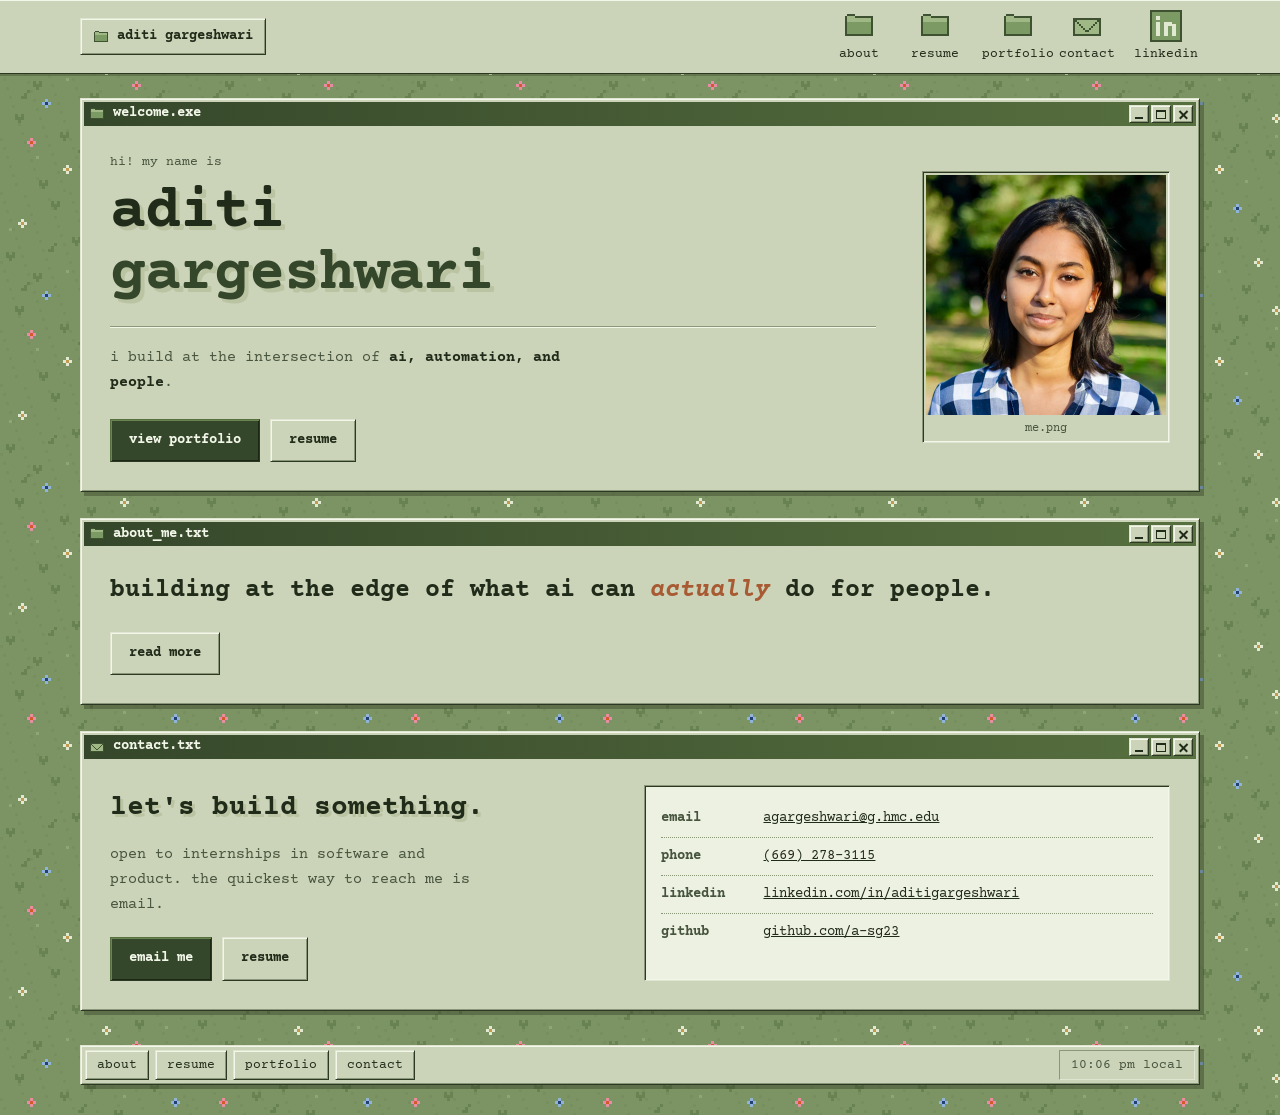
<file: index.html>
<!DOCTYPE html>
<html lang="en">
<head>
<meta charset="UTF-8">
<meta name="viewport" content="width=device-width, initial-scale=1.0">
<title>Aditi Gargeshwari — CS &amp; Mathematics, Harvey Mudd College</title>
<meta name="description" content="Aditi Gargeshwari — computer science and mathematics at Harvey Mudd College. Building at the intersection of AI, automation, and people.">
<link rel="icon" href="assets/img/icon-folder.png">
<link rel="preconnect" href="https://fonts.googleapis.com">
<link rel="preconnect" href="https://fonts.gstatic.com" crossorigin>
<link href="https://fonts.googleapis.com/css2?family=Courier+Prime:ital,wght@0,400;0,700;1,400;1,700&display=swap" rel="stylesheet">
<link rel="stylesheet" href="assets/css/site.css">
<script>document.documentElement.classList.add('js');</script>
</head>
<body>

<a class="skip-link" href="#main">skip to content</a>

<!-- =========================== NAV =========================== -->
<header class="nav">
  <div class="nav__inner">
    <a class="brand" href="index.html">
      <img src="assets/img/icon-folder.png" alt="" width="16" height="16">
      <span>aditi gargeshwari</span>
    </a>

    <nav aria-label="Primary">
      <ul class="dock">
        <li><a href="about.html"><img src="assets/img/icon-folder.png" alt="" width="32" height="32"><span>about</span></a></li>
        <li><a href="resume.html"><img src="assets/img/icon-folder.png" alt="" width="32" height="32"><span>resume</span></a></li>
        <li><a href="portfolio.html"><img src="assets/img/icon-folder.png" alt="" width="32" height="32"><span>portfolio</span></a></li>
        <li><a href="#contact"><img src="assets/img/icon-envelope.png" alt="" width="32" height="32"><span>contact</span></a></li>
        <li><a href="https://www.linkedin.com/in/aditigargeshwari" target="_blank" rel="noopener"><img src="assets/img/icon-linkedin.png" alt="" width="32" height="32"><span>linkedin</span></a></li>
      </ul>
    </nav>
  </div>
</header>

<main class="desktop" id="main">

  <!-- =========================== HERO =========================== -->
  <section class="win reveal">
    <div class="win__bar">
      <img src="assets/img/icon-folder.png" alt="" width="16" height="16">
      <span class="win__name">welcome.exe</span>
      <span class="win__ctrls" aria-hidden="true">
        <span class="win__btn win__btn--min"><i></i></span>
        <span class="win__btn win__btn--max"><i></i></span>
        <span class="win__btn win__btn--close"><i></i></span>
      </span>
    </div>

    <div class="win__body">
      <div class="hero__grid">
        <div>
          <p class="hero__hi">hi! my name is</p>
          <h1 class="hero__name">aditi<span>gargeshwari</span></h1>
          <hr class="hero__rule">
          <p class="hero__desc">
            i build at the intersection of <b>ai, automation, and people</b>.
          </p>
          <div class="hero__cta">
            <a class="btn btn--go" href="portfolio.html">view portfolio</a>
            <a class="btn" href="resume.html">resume</a>
          </div>
        </div>

        <!-- headshot: replace assets/img/me.png with your photo, any square-ish crop -->
        <figure class="headshot">
          <img src="assets/img/me.png" alt="Aditi Gargeshwari" width="240" height="240">
          <figcaption>me.png</figcaption>
        </figure>
      </div>
    </div>
  </section>

  <!-- =========================== ABOUT =========================== -->
  <section class="win reveal">
    <div class="win__bar">
      <img src="assets/img/icon-folder.png" alt="" width="16" height="16">
      <span class="win__name">about_me.txt</span>
      <span class="win__ctrls" aria-hidden="true">
        <span class="win__btn win__btn--min"><i></i></span>
        <span class="win__btn win__btn--max"><i></i></span>
        <span class="win__btn win__btn--close"><i></i></span>
      </span>
    </div>

    <div class="win__body">
      <p class="about__quote">building at the edge of what ai can <em>actually</em> do for people.</p>
      <div class="about__cta"><a class="btn" href="about.html">read more</a></div>
    </div>
  </section>

  <!-- =========================== CONTACT =========================== -->
  <section class="win reveal" id="contact">
    <div class="win__bar">
      <img src="assets/img/icon-envelope.png" alt="" width="16" height="16">
      <span class="win__name">contact.txt</span>
      <span class="win__ctrls" aria-hidden="true">
        <span class="win__btn win__btn--min"><i></i></span>
        <span class="win__btn win__btn--max"><i></i></span>
        <span class="win__btn win__btn--close"><i></i></span>
      </span>
    </div>

    <div class="win__body">
      <div class="contact">
        <div>
          <h2>let's build something.</h2>
          <p>open to internships in software and product. the quickest way to reach me is email.</p>
          <div class="contact__cta">
            <a class="btn btn--go" href="mailto:agargeshwari@g.hmc.edu">email me</a>
            <a class="btn" href="resume.html">resume</a>
          </div>
        </div>

        <ul class="fields">
          <li><b>email</b><a href="mailto:agargeshwari@g.hmc.edu">agargeshwari@g.hmc.edu</a></li>
          <li><b>phone</b><a href="tel:+16692783115">(669) 278-3115</a></li>
          <li><b>linkedin</b><a href="https://www.linkedin.com/in/aditigargeshwari" target="_blank" rel="noopener">linkedin.com/in/aditigargeshwari</a></li>
          <li><b>github</b><a href="https://github.com/A-SG23" target="_blank" rel="noopener">github.com/A-SG23</a></li>
        </ul>
      </div>
    </div>
  </section>

</main>

<!-- =========================== TASKBAR =========================== -->
<footer class="taskbar">
  <div class="taskbar__inner">
    <a href="about.html">about</a>
    <a href="resume.html">resume</a>
    <a href="portfolio.html">portfolio</a>
    <a href="#contact">contact</a>
    <span class="taskbar__clock" data-clock>© 2026</span>
  </div>
</footer>

<script src="assets/js/site.js"></script>
</body>
</html>
</file>
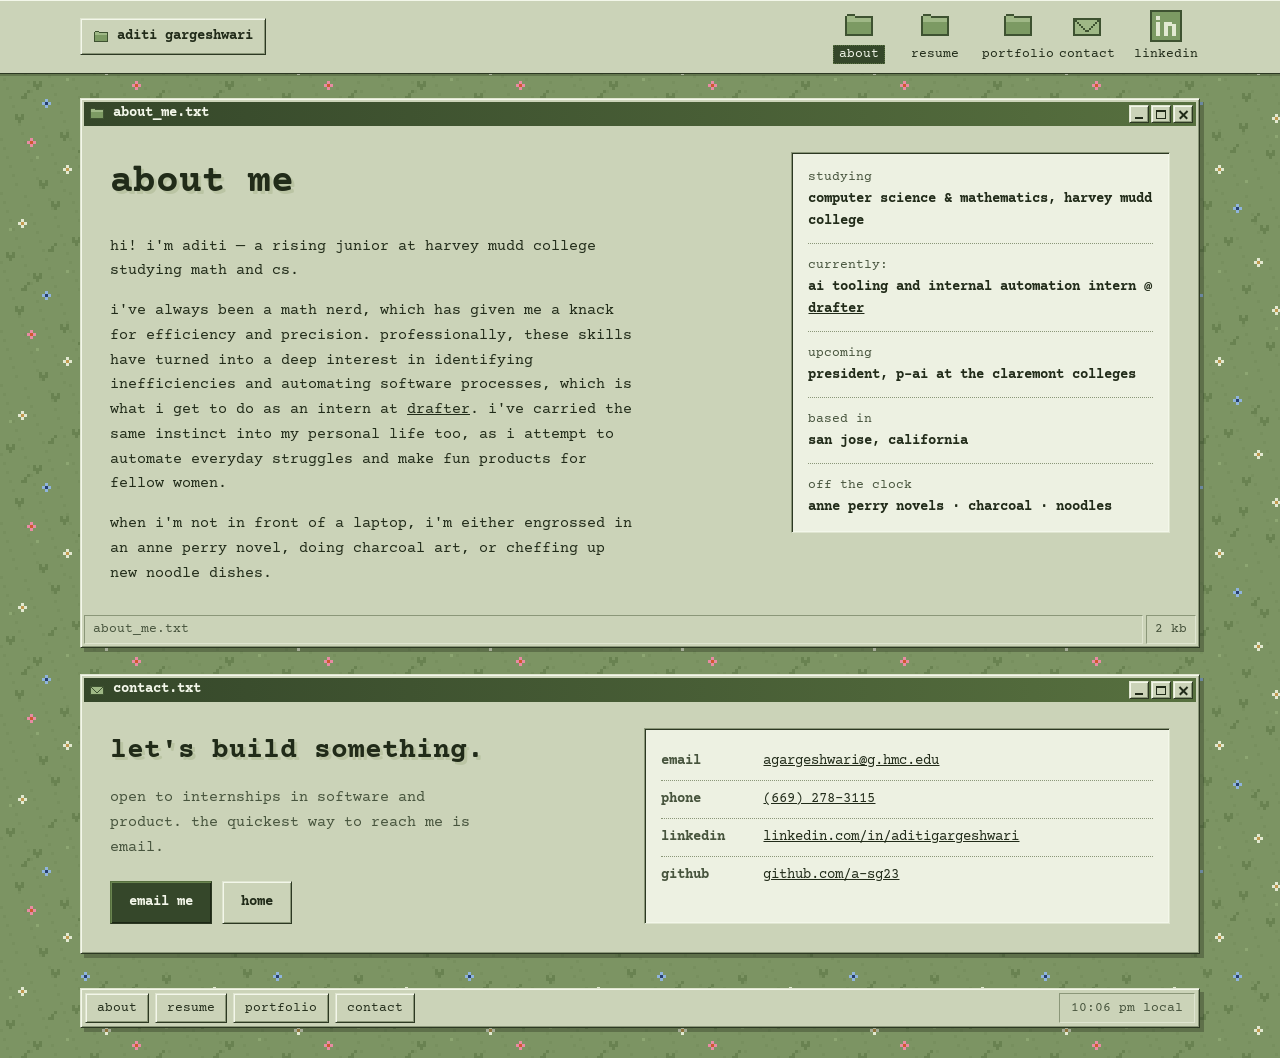
<file: about.html>
<!DOCTYPE html>
<html lang="en">
<head>
<meta charset="UTF-8">
<meta name="viewport" content="width=device-width, initial-scale=1.0">
<title>About — Aditi Gargeshwari</title>
<meta name="description" content="About Aditi Gargeshwari — computer science and mathematics at Harvey Mudd College.">
<link rel="icon" href="assets/img/icon-folder.png">
<link rel="preconnect" href="https://fonts.googleapis.com">
<link rel="preconnect" href="https://fonts.gstatic.com" crossorigin>
<link href="https://fonts.googleapis.com/css2?family=Courier+Prime:ital,wght@0,400;0,700;1,400;1,700&display=swap" rel="stylesheet">
<link rel="stylesheet" href="assets/css/site.css">
<script>document.documentElement.classList.add('js');</script>
</head>
<body>

<a class="skip-link" href="#main">skip to content</a>

<!-- =========================== NAV =========================== -->
<header class="nav">
  <div class="nav__inner">
    <a class="brand" href="index.html">
      <img src="assets/img/icon-folder.png" alt="" width="16" height="16">
      <span>aditi gargeshwari</span>
    </a>

    <nav aria-label="Primary">
      <ul class="dock">
        <li><a href="about.html" aria-current="page"><img src="assets/img/icon-folder.png" alt="" width="32" height="32"><span>about</span></a></li>
        <li><a href="resume.html"><img src="assets/img/icon-folder.png" alt="" width="32" height="32"><span>resume</span></a></li>
        <li><a href="portfolio.html"><img src="assets/img/icon-folder.png" alt="" width="32" height="32"><span>portfolio</span></a></li>
        <li><a href="#contact"><img src="assets/img/icon-envelope.png" alt="" width="32" height="32"><span>contact</span></a></li>
        <li><a href="https://www.linkedin.com/in/aditigargeshwari" target="_blank" rel="noopener"><img src="assets/img/icon-linkedin.png" alt="" width="32" height="32"><span>linkedin</span></a></li>
      </ul>
    </nav>
  </div>
</header>

<main class="desktop" id="main">

  <section class="win reveal">
    <div class="win__bar">
      <img src="assets/img/icon-folder.png" alt="" width="16" height="16">
      <span class="win__name">about_me.txt</span>
      <span class="win__ctrls" aria-hidden="true">
        <span class="win__btn win__btn--min"><i></i></span>
        <span class="win__btn win__btn--max"><i></i></span>
        <span class="win__btn win__btn--close"><i></i></span>
      </span>
    </div>

    <div class="win__body">
      <div class="about-page">
        <div class="bio">
          <h1>about me</h1>

          <p>hi! i'm aditi &mdash; a rising junior at harvey mudd college studying
          math and cs.</p>

          <p>i've always been a math nerd, which has given me a knack for
          efficiency and precision. professionally, these skills have turned into
          a deep interest in identifying inefficiencies and automating software
          processes, which is what i get to do as an intern at
          <a href="https://www.linkedin.com/company/drafter-inc/posts/?feedView=all" target="_blank" rel="noopener">drafter</a>.
          i've carried the same instinct into my personal life too, as i attempt
          to automate everyday struggles and make fun products for fellow women.</p>

          <p>when i'm not in front of a laptop, i'm either engrossed in an anne
          perry novel, doing charcoal art, or cheffing up new noodle dishes.</p>
        </div>

        <dl class="facts">
          <div>
            <dt>studying</dt>
            <dd>computer science &amp; mathematics, harvey mudd college</dd>
          </div>
          <div>
            <dt>currently:</dt>
            <dd>ai tooling and internal automation intern @ <a href="https://www.linkedin.com/company/drafter-inc/posts/?feedView=all" target="_blank" rel="noopener">drafter</a></dd>
          </div>
          <div>
            <dt>upcoming</dt>
            <dd>president, p-ai at the claremont colleges</dd>
          </div>
          <div>
            <dt>based in</dt>
            <dd>san jose, california</dd>
          </div>
          <div>
            <dt>off the clock</dt>
            <dd>anne perry novels · charcoal · noodles</dd>
          </div>
        </dl>
      </div>
    </div>

    <div class="win__status">
      <span class="win__cell win__cell--grow">about_me.txt</span>
      <span class="win__cell">2 kb</span>
    </div>
  </section>

  <!-- =========================== CONTACT =========================== -->
  <section class="win reveal" id="contact">
    <div class="win__bar">
      <img src="assets/img/icon-envelope.png" alt="" width="16" height="16">
      <span class="win__name">contact.txt</span>
      <span class="win__ctrls" aria-hidden="true">
        <span class="win__btn win__btn--min"><i></i></span>
        <span class="win__btn win__btn--max"><i></i></span>
        <span class="win__btn win__btn--close"><i></i></span>
      </span>
    </div>

    <div class="win__body">
      <div class="contact">
        <div>
          <h2>let's build something.</h2>
          <p>open to internships in software and product. the quickest way to reach me is email.</p>
          <div class="contact__cta">
            <a class="btn btn--go" href="mailto:agargeshwari@g.hmc.edu">email me</a>
            <a class="btn" href="index.html">home</a>
          </div>
        </div>

        <ul class="fields">
          <li><b>email</b><a href="mailto:agargeshwari@g.hmc.edu">agargeshwari@g.hmc.edu</a></li>
          <li><b>phone</b><a href="tel:+16692783115">(669) 278-3115</a></li>
          <li><b>linkedin</b><a href="https://www.linkedin.com/in/aditigargeshwari" target="_blank" rel="noopener">linkedin.com/in/aditigargeshwari</a></li>
          <li><b>github</b><a href="https://github.com/A-SG23" target="_blank" rel="noopener">github.com/A-SG23</a></li>
        </ul>
      </div>
    </div>
  </section>

</main>

<!-- =========================== TASKBAR =========================== -->
<footer class="taskbar">
  <div class="taskbar__inner">
    <a href="about.html">about</a>
    <a href="resume.html">resume</a>
    <a href="portfolio.html">portfolio</a>
    <a href="#contact">contact</a>
    <span class="taskbar__clock" data-clock>© 2026</span>
  </div>
</footer>

<script src="assets/js/site.js"></script>
</body>
</html>
</file>
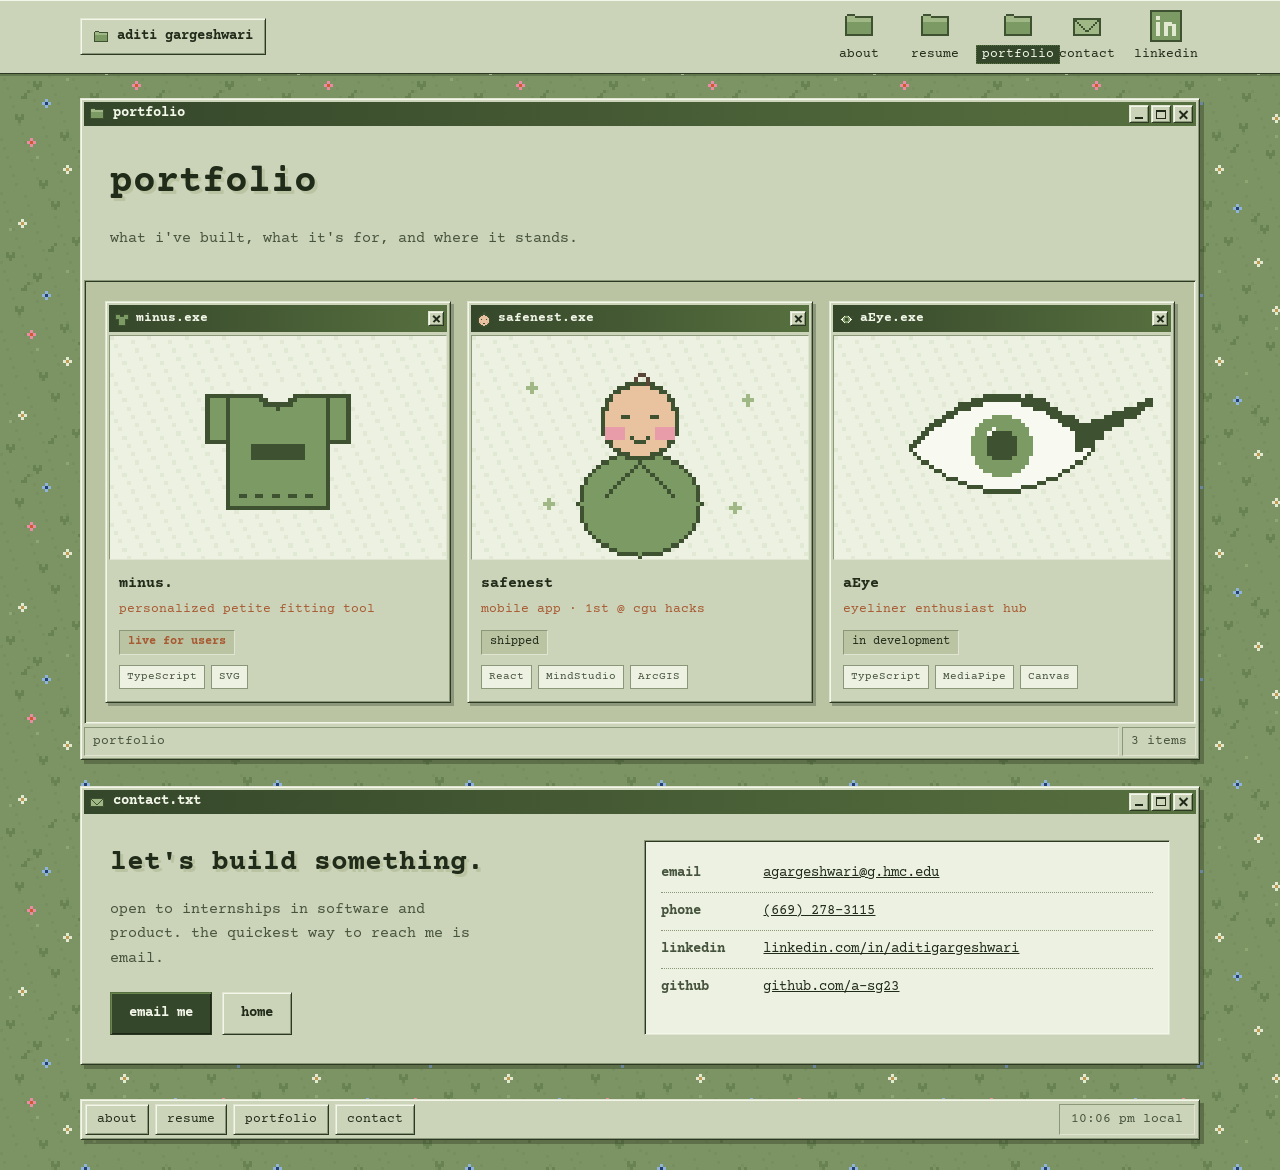
<file: portfolio.html>
<!DOCTYPE html>
<html lang="en">
<head>
<meta charset="UTF-8">
<meta name="viewport" content="width=device-width, initial-scale=1.0">
<title>Portfolio — Aditi Gargeshwari</title>
<meta name="description" content="Selected projects by Aditi Gargeshwari — agentic AI, product development and human-computer interaction.">
<link rel="icon" href="assets/img/icon-folder.png">
<link rel="preconnect" href="https://fonts.googleapis.com">
<link rel="preconnect" href="https://fonts.gstatic.com" crossorigin>
<link href="https://fonts.googleapis.com/css2?family=Courier+Prime:ital,wght@0,400;0,700;1,400;1,700&display=swap" rel="stylesheet">
<link rel="stylesheet" href="assets/css/site.css">
<script>document.documentElement.classList.add('js');</script>
</head>
<body>

<a class="skip-link" href="#main">skip to content</a>

<!-- =========================== NAV =========================== -->
<header class="nav">
  <div class="nav__inner">
    <a class="brand" href="index.html">
      <img src="assets/img/icon-folder.png" alt="" width="16" height="16">
      <span>aditi gargeshwari</span>
    </a>

    <nav aria-label="Primary">
      <ul class="dock">
        <li><a href="about.html"><img src="assets/img/icon-folder.png" alt="" width="32" height="32"><span>about</span></a></li>
        <li><a href="resume.html"><img src="assets/img/icon-folder.png" alt="" width="32" height="32"><span>resume</span></a></li>
        <li><a href="portfolio.html" aria-current="page"><img src="assets/img/icon-folder.png" alt="" width="32" height="32"><span>portfolio</span></a></li>
        <li><a href="#contact"><img src="assets/img/icon-envelope.png" alt="" width="32" height="32"><span>contact</span></a></li>
        <li><a href="https://www.linkedin.com/in/aditigargeshwari" target="_blank" rel="noopener"><img src="assets/img/icon-linkedin.png" alt="" width="32" height="32"><span>linkedin</span></a></li>
      </ul>
    </nav>
  </div>
</header>

<main class="desktop" id="main">

  <section class="win reveal">
    <div class="win__bar">
      <img src="assets/img/icon-folder.png" alt="" width="16" height="16">
      <span class="win__name">portfolio</span>
      <span class="win__ctrls" aria-hidden="true">
        <span class="win__btn win__btn--min"><i></i></span>
        <span class="win__btn win__btn--max"><i></i></span>
        <span class="win__btn win__btn--close"><i></i></span>
      </span>
    </div>

    <div class="win__body">
      <div class="page-intro">
        <h1>portfolio</h1>
        <p>what i've built, what it's for, and where it stands.</p>
      </div>
    </div>

    <div class="win__body--mdi">
      <div class="work-grid">
        <!-- PROJECTS:START -- generated from assets/js/projects.js by
             tools/build-portfolio.js. Do not hand-edit between these markers. -->
        <a class="card keep-case" href="https://minus-size.vercel.app/" target="_blank" rel="noopener">
          <span class="card__bar">
            <img src="assets/img/icon-shirt.png" alt="" width="16" height="16">
            <span>minus.exe</span>
            <span class="win__btn win__btn--close" aria-hidden="true"><i></i></span>
          </span>
          <span class="card__thumb">
            <img class="shot" src="assets/img/cover-minus.png" alt="" loading="lazy">
            <span class="card__overlay">
              <span class="card__overlay-text">petite sizing is guesswork. this renders your actual proportions against real brand size charts so you can see fit before you buy.</span>
              <span class="card__more">visit site &rarr;</span>
            </span>
          </span>
          <span class="card__body">
            <span class="card__title">minus.</span>
            <span class="card__meta">personalized petite fitting tool</span>
            <span class="card__status card__status--live">live for users</span>
            <span class="card__tags"><span>TypeScript</span><span>SVG</span></span>
            <span class="card__desc">petite sizing is guesswork. this renders your actual proportions against real brand size charts so you can see fit before you buy.</span>
          </span>
        </a>

        <div class="card keep-case" tabindex="0">
          <span class="card__bar">
            <img src="assets/img/icon-baby.png" alt="" width="16" height="16">
            <span>safenest.exe</span>
            <span class="win__btn win__btn--close" aria-hidden="true"><i></i></span>
          </span>
          <span class="card__thumb">
            <img class="shot" src="assets/img/cover-safenest.png" alt="" loading="lazy">
            <span class="card__overlay">
              <span class="card__overlay-text">a hub for expectant mothers. includes ArcGIS-powered environmental risk-mapping, agent for medical document interpretation, agent for prenatal care-specific clinic search, and a community forum for current and soon-to-be mothers. built in 12 hours with a team of 4.</span>
              
            </span>
          </span>
          <span class="card__body">
            <span class="card__title">safenest</span>
            <span class="card__meta">mobile app · 1st @ cgu hacks</span>
            <span class="card__status">shipped</span>
            <span class="card__tags"><span>React</span><span>MindStudio</span><span>ArcGIS</span></span>
            <span class="card__desc">a hub for expectant mothers. includes ArcGIS-powered environmental risk-mapping, agent for medical document interpretation, agent for prenatal care-specific clinic search, and a community forum for current and soon-to-be mothers. built in 12 hours with a team of 4.</span>
          </span>
        </div>

        <div class="card keep-case" tabindex="0">
          <span class="card__bar">
            <img src="assets/img/icon-eye.png" alt="" width="16" height="16">
            <span>aEye.exe</span>
            <span class="win__btn win__btn--close" aria-hidden="true"><i></i></span>
          </span>
          <span class="card__thumb">
            <img class="shot" src="assets/img/cover-aeye.png" alt="" loading="lazy">
            <span class="card__overlay">
              <span class="card__overlay-text">faces aren't symmetric, so &quot;is my eyeliner even?&quot; needs to be meticulously mapped. writing the spec before the code.</span>
              
            </span>
          </span>
          <span class="card__body">
            <span class="card__title">aEye</span>
            <span class="card__meta">eyeliner enthusiast hub</span>
            <span class="card__status">in development</span>
            <span class="card__tags"><span>TypeScript</span><span>MediaPipe</span><span>Canvas</span></span>
            <span class="card__desc">faces aren't symmetric, so &quot;is my eyeliner even?&quot; needs to be meticulously mapped. writing the spec before the code.</span>
          </span>
        </div>
        <!-- PROJECTS:END -->
      </div>
    </div>

    <div class="win__status">
      <span class="win__cell win__cell--grow">portfolio</span>
      <span class="win__cell" data-project-count>3 items</span>
    </div>
  </section>

  <!-- ============================================================
       PROJECT CONTENT PARKED HERE so it isn't lost — these two were
       on the old home page but didn't make the featured three.
       Add them as objects in assets/js/projects.js when they are ready.

       p-SciBowl — fine-tuning · frontend
       Science Bowl practice platform with Flan-T5 fine-tuned via LoRA.
       React frontend with an NSB-style interface.

       SIR Model (prototype) — epidemiology · applied math
       Interactive epidemiological model presented to HMC faculty. Built as a
       supplementary learning tool for visualising disease models.

       Wayfair Workflows — agentic automation      (icon-cart.png)
       n8n e-commerce automation: competitor monitoring, trend analysis and an
       executive dashboard.

       Confidence Compass — browser extension · research   (icon-globe.png)
       Tracks AI-assisted vs. independent problem solving in real time.
       IPAI Lab fellowship project.
       ============================================================ -->

  <!-- =========================== CONTACT =========================== -->
  <section class="win reveal" id="contact">
    <div class="win__bar">
      <img src="assets/img/icon-envelope.png" alt="" width="16" height="16">
      <span class="win__name">contact.txt</span>
      <span class="win__ctrls" aria-hidden="true">
        <span class="win__btn win__btn--min"><i></i></span>
        <span class="win__btn win__btn--max"><i></i></span>
        <span class="win__btn win__btn--close"><i></i></span>
      </span>
    </div>

    <div class="win__body">
      <div class="contact">
        <div>
          <h2>let's build something.</h2>
          <p>open to internships in software and product. the quickest way to reach me is email.</p>
          <div class="contact__cta">
            <a class="btn btn--go" href="mailto:agargeshwari@g.hmc.edu">email me</a>
            <a class="btn" href="index.html">home</a>
          </div>
        </div>

        <ul class="fields">
          <li><b>email</b><a href="mailto:agargeshwari@g.hmc.edu">agargeshwari@g.hmc.edu</a></li>
          <li><b>phone</b><a href="tel:+16692783115">(669) 278-3115</a></li>
          <li><b>linkedin</b><a href="https://www.linkedin.com/in/aditigargeshwari" target="_blank" rel="noopener">linkedin.com/in/aditigargeshwari</a></li>
          <li><b>github</b><a href="https://github.com/A-SG23" target="_blank" rel="noopener">github.com/A-SG23</a></li>
        </ul>
      </div>
    </div>
  </section>

</main>

<!-- =========================== TASKBAR =========================== -->
<footer class="taskbar">
  <div class="taskbar__inner">
    <a href="about.html">about</a>
    <a href="resume.html">resume</a>
    <a href="portfolio.html">portfolio</a>
    <a href="#contact">contact</a>
    <span class="taskbar__clock" data-clock>© 2026</span>
  </div>
</footer>

<script src="assets/js/site.js"></script>
</body>
</html>
</file>
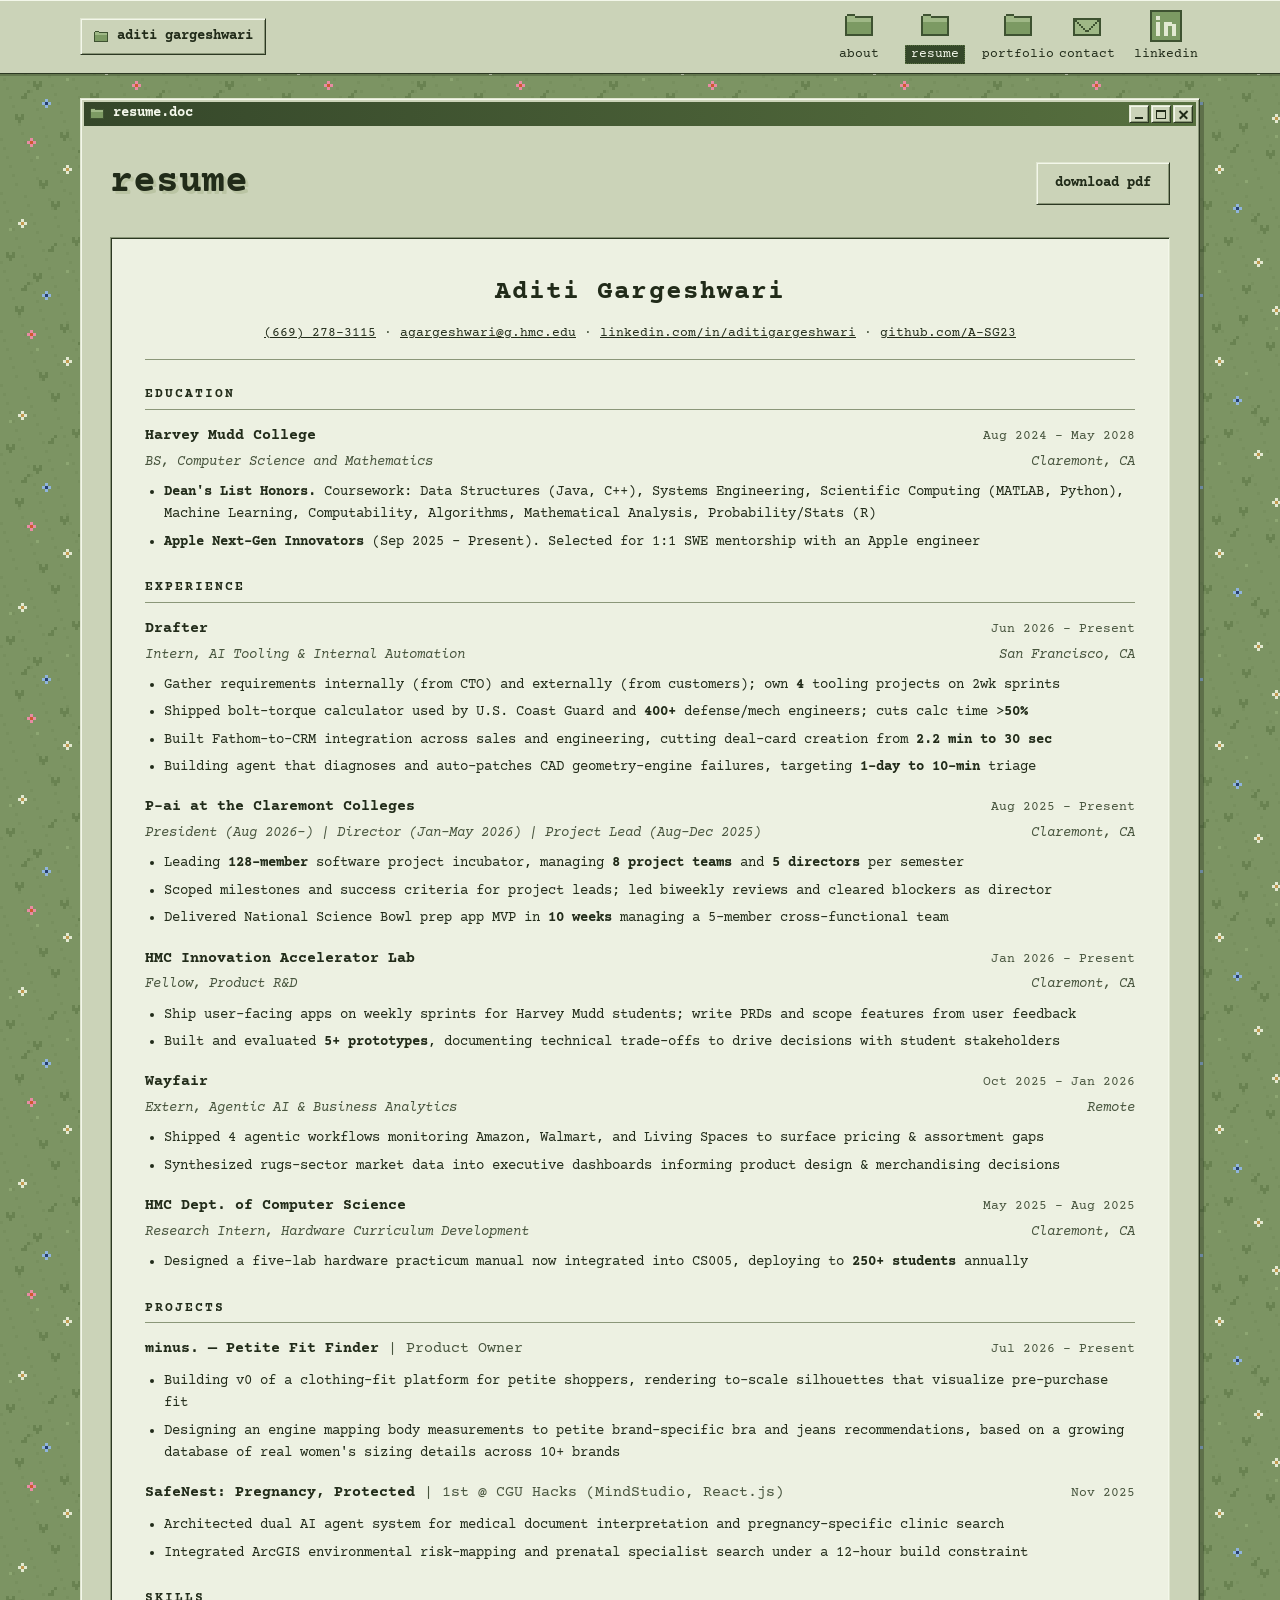
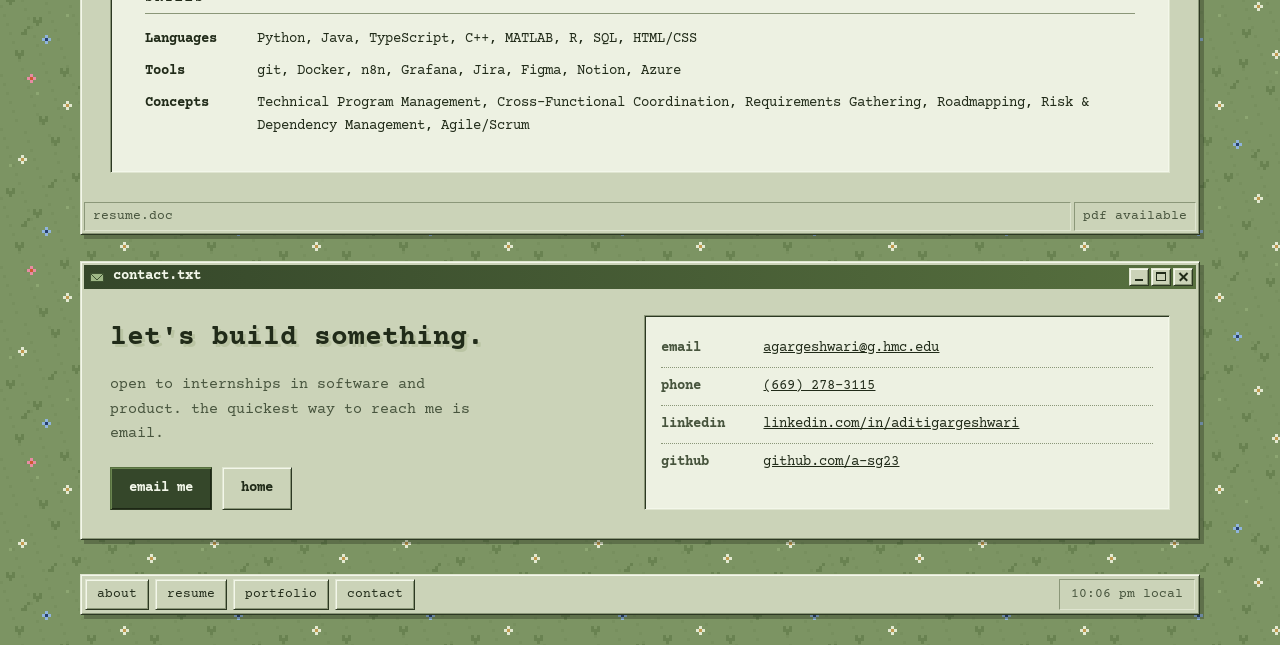
<file: resume.html>
<!DOCTYPE html>
<html lang="en">
<head>
<meta charset="UTF-8">
<meta name="viewport" content="width=device-width, initial-scale=1.0">
<title>Resume — Aditi Gargeshwari</title>
<meta name="description" content="Resume of Aditi Gargeshwari — computer science and mathematics at Harvey Mudd College.">
<link rel="icon" href="assets/img/icon-folder.png">
<link rel="preconnect" href="https://fonts.googleapis.com">
<link rel="preconnect" href="https://fonts.gstatic.com" crossorigin>
<link href="https://fonts.googleapis.com/css2?family=Courier+Prime:ital,wght@0,400;0,700;1,400;1,700&display=swap" rel="stylesheet">
<link rel="stylesheet" href="assets/css/site.css">
<script>document.documentElement.classList.add('js');</script>
</head>
<body>

<a class="skip-link" href="#main">skip to content</a>

<!-- =========================== NAV =========================== -->
<header class="nav">
  <div class="nav__inner">
    <a class="brand" href="index.html">
      <img src="assets/img/icon-folder.png" alt="" width="16" height="16">
      <span>aditi gargeshwari</span>
    </a>

    <nav aria-label="Primary">
      <ul class="dock">
        <li><a href="about.html"><img src="assets/img/icon-folder.png" alt="" width="32" height="32"><span>about</span></a></li>
        <li><a href="resume.html" aria-current="page"><img src="assets/img/icon-folder.png" alt="" width="32" height="32"><span>resume</span></a></li>
        <li><a href="portfolio.html"><img src="assets/img/icon-folder.png" alt="" width="32" height="32"><span>portfolio</span></a></li>
        <li><a href="#contact"><img src="assets/img/icon-envelope.png" alt="" width="32" height="32"><span>contact</span></a></li>
        <li><a href="https://www.linkedin.com/in/aditigargeshwari" target="_blank" rel="noopener"><img src="assets/img/icon-linkedin.png" alt="" width="32" height="32"><span>linkedin</span></a></li>
      </ul>
    </nav>
  </div>
</header>

<main class="desktop" id="main">

  <section class="win reveal">
    <div class="win__bar">
      <img src="assets/img/icon-folder.png" alt="" width="16" height="16">
      <span class="win__name">resume.doc</span>
      <span class="win__ctrls" aria-hidden="true">
        <span class="win__btn win__btn--min"><i></i></span>
        <span class="win__btn win__btn--max"><i></i></span>
        <span class="win__btn win__btn--close"><i></i></span>
      </span>
    </div>

    <div class="win__body">
      <div class="resume-top">
        <h1>resume</h1>
        <a class="btn" href="assets/Aditi_Gargeshwari_Resume.pdf" download>download pdf</a>
      </div>

      <div class="resume keep-case">
        <header class="res-id">
          <h2>Aditi Gargeshwari</h2>
          <p>
            <a href="tel:+16692783115">(669) 278-3115</a> ·
            <a href="mailto:agargeshwari@g.hmc.edu">agargeshwari@g.hmc.edu</a> ·
            <a href="https://www.linkedin.com/in/aditigargeshwari" target="_blank" rel="noopener">linkedin.com/in/aditigargeshwari</a> ·
            <a href="https://github.com/A-SG23" target="_blank" rel="noopener">github.com/A-SG23</a>
          </p>
        </header>

        <section class="res-block">
          <h3>Education</h3>
          <article class="res-entry">
            <div class="res-row"><span class="res-org">Harvey Mudd College</span><span class="res-when">Aug 2024 &ndash; May 2028</span></div>
            <div class="res-row res-sub"><span>BS, Computer Science and Mathematics</span><span>Claremont, CA</span></div>
            <ul>
              <li><b>Dean's List Honors.</b> Coursework: Data Structures (Java, C++), Systems Engineering, Scientific Computing (MATLAB, Python), Machine Learning, Computability, Algorithms, Mathematical Analysis, Probability/Stats (R)</li>
              <li><b>Apple Next-Gen Innovators</b> (Sep 2025 &ndash; Present). Selected for 1:1 SWE mentorship with an Apple engineer</li>
            </ul>
          </article>
        </section>

        <section class="res-block">
          <h3>Experience</h3>

          <article class="res-entry">
            <div class="res-row"><span class="res-org">Drafter</span><span class="res-when">Jun 2026 &ndash; Present</span></div>
            <div class="res-row res-sub"><span>Intern, AI Tooling &amp; Internal Automation</span><span>San Francisco, CA</span></div>
            <ul>
              <li>Gather requirements internally (from CTO) and externally (from customers); own <b>4</b> tooling projects on 2wk sprints</li>
              <li>Shipped bolt-torque calculator used by U.S. Coast Guard and <b>400+</b> defense/mech engineers; cuts calc time &gt;<b>50%</b></li>
              <li>Built Fathom-to-CRM integration across sales and engineering, cutting deal-card creation from <b>2.2 min to 30 sec</b></li>
              <li>Building agent that diagnoses and auto-patches CAD geometry-engine failures, targeting <b>1-day to 10-min</b> triage</li>
            </ul>
          </article>

          <article class="res-entry">
            <div class="res-row"><span class="res-org">P-ai at the Claremont Colleges</span><span class="res-when">Aug 2025 &ndash; Present</span></div>
            <div class="res-row res-sub"><span>President (Aug 2026&ndash;) | Director (Jan&ndash;May 2026) | Project Lead (Aug&ndash;Dec 2025)</span><span>Claremont, CA</span></div>
            <ul>
              <li>Leading <b>128-member</b> software project incubator, managing <b>8 project teams</b> and <b>5 directors</b> per semester</li>
              <li>Scoped milestones and success criteria for project leads; led biweekly reviews and cleared blockers as director</li>
              <li>Delivered National Science Bowl prep app MVP in <b>10 weeks</b> managing a 5-member cross-functional team</li>
            </ul>
          </article>

          <article class="res-entry">
            <div class="res-row"><span class="res-org">HMC Innovation Accelerator Lab</span><span class="res-when">Jan 2026 &ndash; Present</span></div>
            <div class="res-row res-sub"><span>Fellow, Product R&amp;D</span><span>Claremont, CA</span></div>
            <ul>
              <li>Ship user-facing apps on weekly sprints for Harvey Mudd students; write PRDs and scope features from user feedback</li>
              <li>Built and evaluated <b>5+ prototypes</b>, documenting technical trade-offs to drive decisions with student stakeholders</li>
            </ul>
          </article>

          <article class="res-entry">
            <div class="res-row"><span class="res-org">Wayfair</span><span class="res-when">Oct 2025 &ndash; Jan 2026</span></div>
            <div class="res-row res-sub"><span>Extern, Agentic AI &amp; Business Analytics</span><span>Remote</span></div>
            <ul>
              <li>Shipped 4 agentic workflows monitoring Amazon, Walmart, and Living Spaces to surface pricing &amp; assortment gaps</li>
              <li>Synthesized rugs-sector market data into executive dashboards informing product design &amp; merchandising decisions</li>
            </ul>
          </article>

          <article class="res-entry">
            <div class="res-row"><span class="res-org">HMC Dept. of Computer Science</span><span class="res-when">May 2025 &ndash; Aug 2025</span></div>
            <div class="res-row res-sub"><span>Research Intern, Hardware Curriculum Development</span><span>Claremont, CA</span></div>
            <ul>
              <li>Designed a five-lab hardware practicum manual now integrated into CS005, deploying to <b>250+ students</b> annually</li>
            </ul>
          </article>
        </section>

        <section class="res-block">
          <h3>Projects</h3>

          <article class="res-entry">
            <div class="res-row"><span class="res-org">minus. &mdash; Petite Fit Finder <span class="res-note">| Product Owner</span></span><span class="res-when">Jul 2026 &ndash; Present</span></div>
            <ul>
              <li>Building v0 of a clothing-fit platform for petite shoppers, rendering to-scale silhouettes that visualize pre-purchase fit</li>
              <li>Designing an engine mapping body measurements to petite brand-specific bra and jeans recommendations, based on a growing database of real women's sizing details across 10+ brands</li>
            </ul>
          </article>

          <article class="res-entry">
            <div class="res-row"><span class="res-org">SafeNest: Pregnancy, Protected <span class="res-note">| 1st @ CGU Hacks (MindStudio, React.js)</span></span><span class="res-when">Nov 2025</span></div>
            <ul>
              <li>Architected dual AI agent system for medical document interpretation and pregnancy-specific clinic search</li>
              <li>Integrated ArcGIS environmental risk-mapping and prenatal specialist search under a 12-hour build constraint</li>
            </ul>
          </article>
        </section>

        <section class="res-block">
          <h3>Skills</h3>
          <dl class="res-skills">
            <div><dt>Languages</dt><dd>Python, Java, TypeScript, C++, MATLAB, R, SQL, HTML/CSS</dd></div>
            <div><dt>Tools</dt><dd>git, Docker, n8n, Grafana, Jira, Figma, Notion, Azure</dd></div>
            <div><dt>Concepts</dt><dd>Technical Program Management, Cross-Functional Coordination, Requirements Gathering, Roadmapping, Risk &amp; Dependency Management, Agile/Scrum</dd></div>
          </dl>
        </section>
      </div>
    </div>

    <div class="win__status">
      <span class="win__cell win__cell--grow">resume.doc</span>
      <span class="win__cell">pdf available</span>
    </div>
  </section>

  <!-- =========================== CONTACT =========================== -->
  <section class="win reveal" id="contact">
    <div class="win__bar">
      <img src="assets/img/icon-envelope.png" alt="" width="16" height="16">
      <span class="win__name">contact.txt</span>
      <span class="win__ctrls" aria-hidden="true">
        <span class="win__btn win__btn--min"><i></i></span>
        <span class="win__btn win__btn--max"><i></i></span>
        <span class="win__btn win__btn--close"><i></i></span>
      </span>
    </div>

    <div class="win__body">
      <div class="contact">
        <div>
          <h2>let's build something.</h2>
          <p>open to internships in software and product. the quickest way to reach me is email.</p>
          <div class="contact__cta">
            <a class="btn btn--go" href="mailto:agargeshwari@g.hmc.edu">email me</a>
            <a class="btn" href="index.html">home</a>
          </div>
        </div>

        <ul class="fields">
          <li><b>email</b><a href="mailto:agargeshwari@g.hmc.edu">agargeshwari@g.hmc.edu</a></li>
          <li><b>phone</b><a href="tel:+16692783115">(669) 278-3115</a></li>
          <li><b>linkedin</b><a href="https://www.linkedin.com/in/aditigargeshwari" target="_blank" rel="noopener">linkedin.com/in/aditigargeshwari</a></li>
          <li><b>github</b><a href="https://github.com/A-SG23" target="_blank" rel="noopener">github.com/A-SG23</a></li>
        </ul>
      </div>
    </div>
  </section>

</main>

<!-- =========================== TASKBAR =========================== -->
<footer class="taskbar">
  <div class="taskbar__inner">
    <a href="about.html">about</a>
    <a href="resume.html">resume</a>
    <a href="portfolio.html">portfolio</a>
    <a href="#contact">contact</a>
    <span class="taskbar__clock" data-clock>© 2026</span>
  </div>
</footer>

<script src="assets/js/site.js"></script>
</body>
</html>
</file>
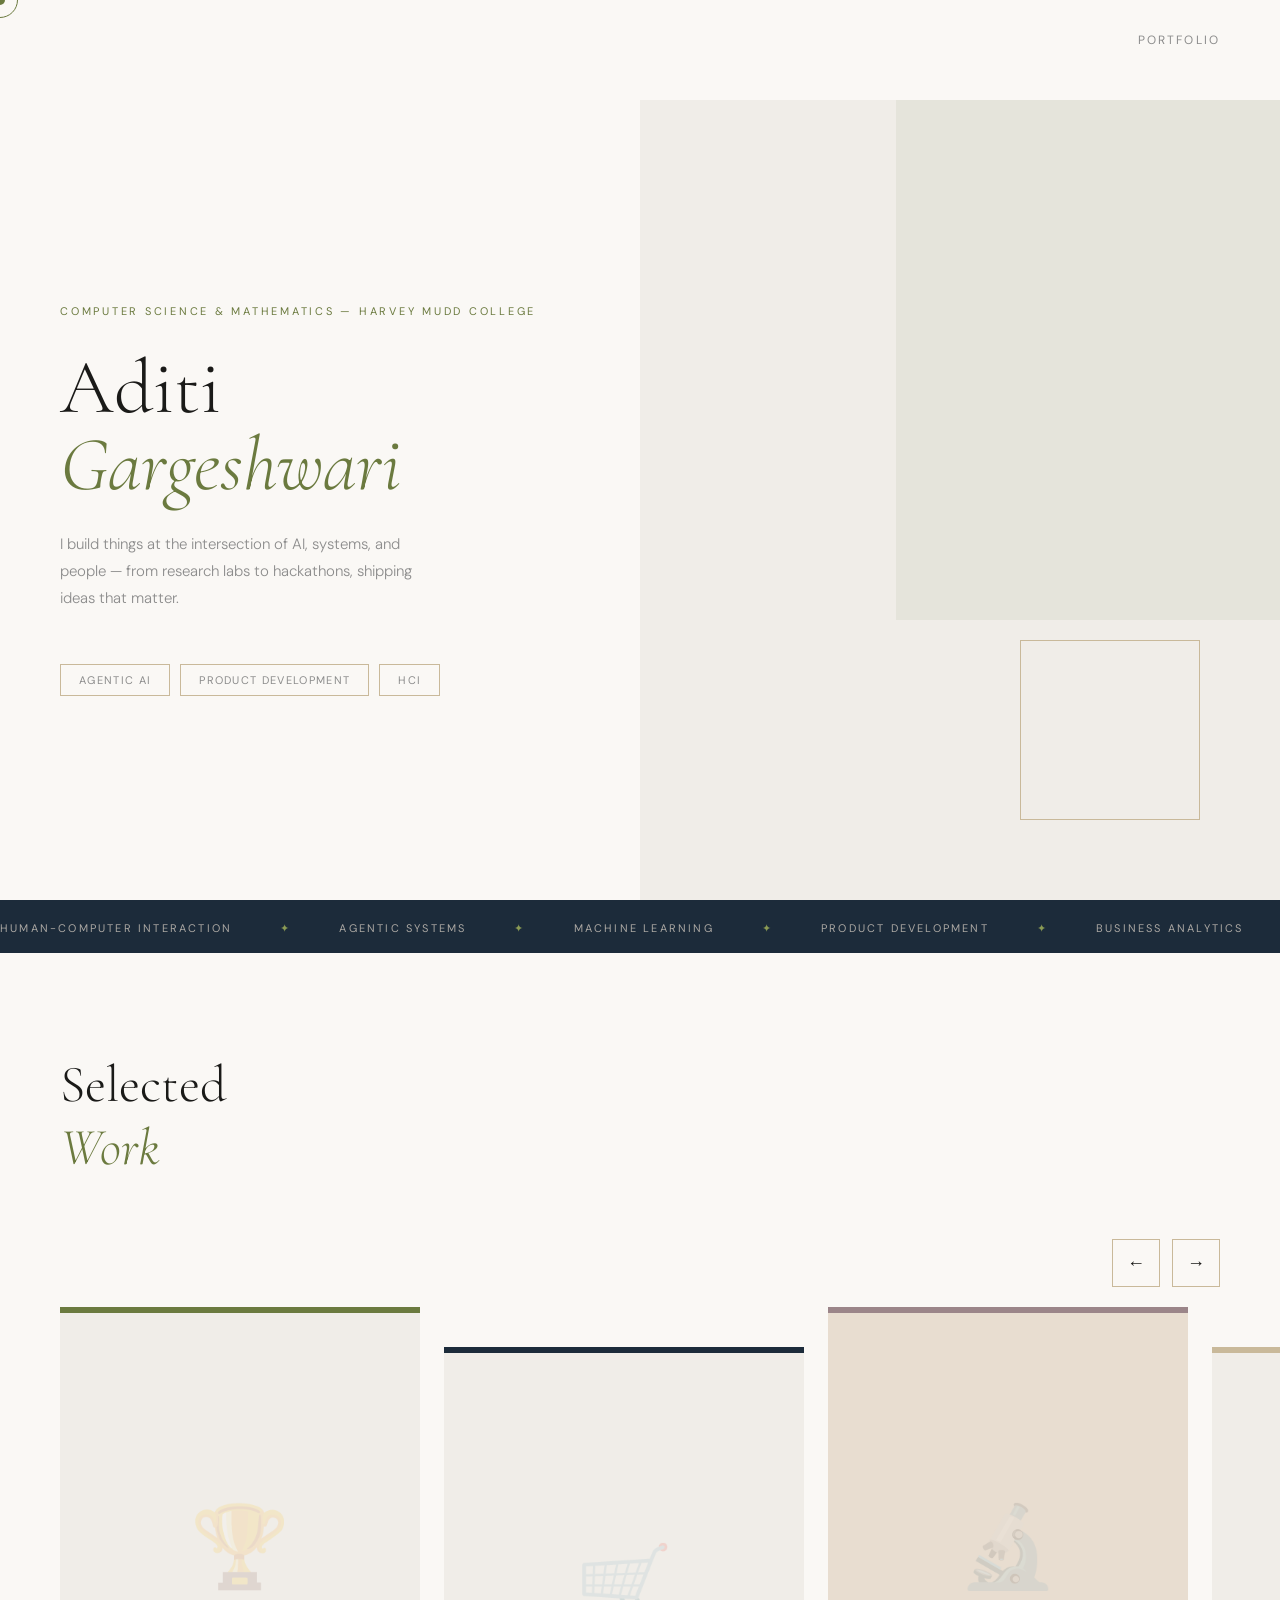
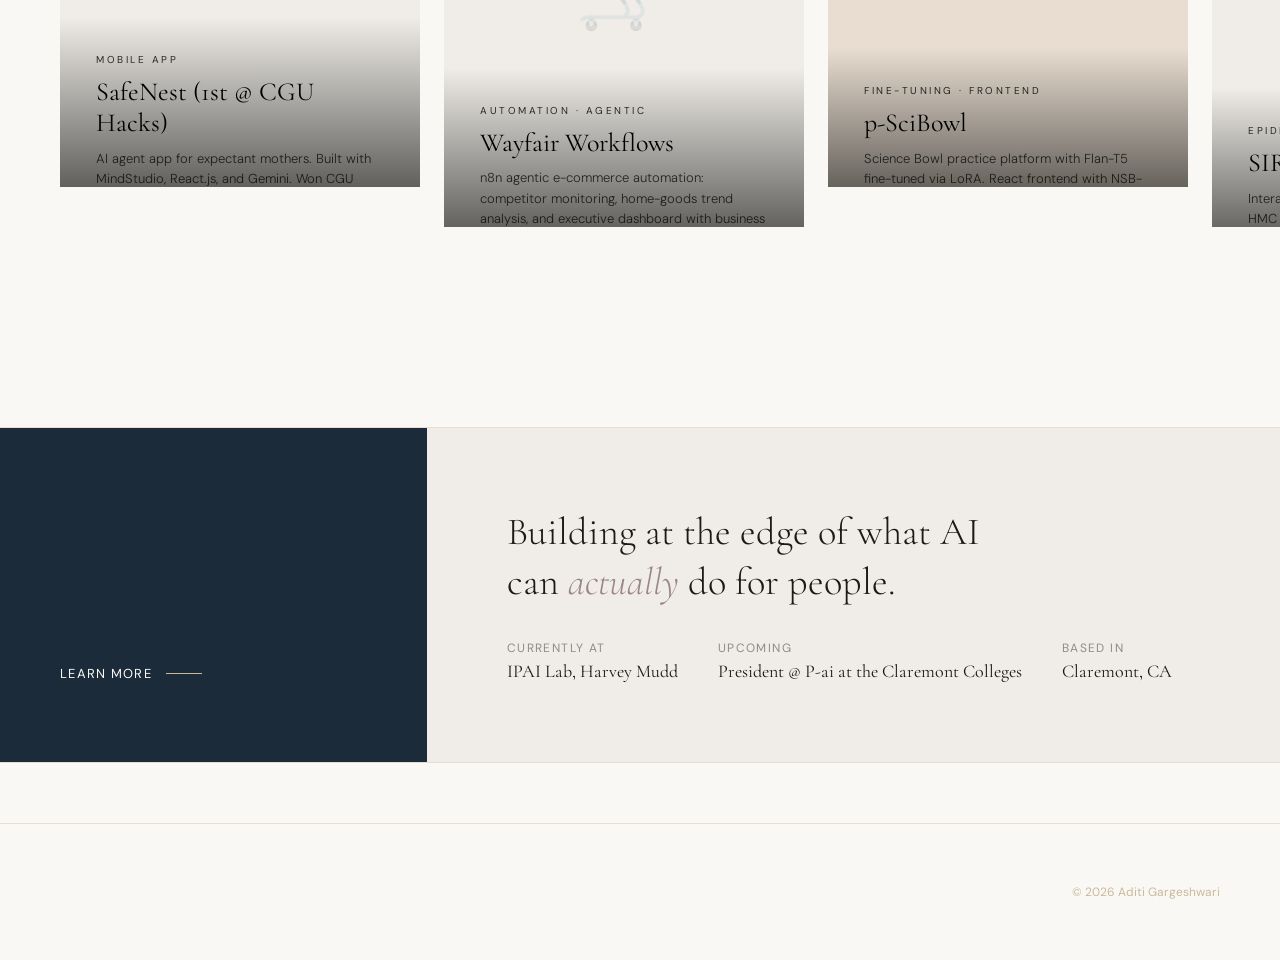
<file: website.html>
<!DOCTYPE html>
<html lang="en">
<head>
<meta charset="UTF-8">
<meta name="viewport" content="width=device-width, initial-scale=1.0">
<title>Aditi Gargeshwari</title>
<link href="https://fonts.googleapis.com/css2?family=Cormorant+Garamond:ital,wght@0,300;0,400;0,500;1,300;1,400&family=DM+Sans:wght@300;400;500&display=swap" rel="stylesheet">
<style>
  :root {
    --olive: #6B7A3F;
    --olive-light: #8A9A54;
    --tan: #C9B99A;
    --tan-light: #E8DDD0;
    --navy: #1C2B3A;
    --grey: #8C8C8C;
    --grey-light: #F0EDE8;
    --mauve: #9B8589;
    --cream: #FAF8F5;
    --dark: #1A1A18;
  }

  * { margin: 0; padding: 0; box-sizing: border-box; }

  html { scroll-behavior: smooth; }

  body {
    font-family: 'DM Sans', sans-serif;
    background: var(--cream);
    color: var(--dark);
    cursor: none;
  }

  /* Custom cursor */
  .cursor {
    width: 10px; height: 10px;
    background: var(--olive);
    border-radius: 50%;
    position: fixed;
    pointer-events: none;
    z-index: 9999;
    transition: transform 0.15s ease;
    transform: translate(-50%, -50%);
  }
  .cursor-ring {
    width: 36px; height: 36px;
    border: 1px solid var(--olive);
    border-radius: 50%;
    position: fixed;
    pointer-events: none;
    z-index: 9998;
    transition: transform 0.4s ease, width 0.3s, height 0.3s, border-color 0.3s;
    transform: translate(-50%, -50%);
  }
  body:has(a:hover) .cursor-ring,
  body:has(button:hover) .cursor-ring {
    width: 56px; height: 56px;
    border-color: var(--mauve);
  }

  /* NAV */
  nav {
    position: fixed; top: 0; left: 0; right: 0;
    z-index: 100;
    display: flex; justify-content: space-between; align-items: center;
    padding: 28px 60px;
    background: var(--cream);
    border-bottom: 1px solid transparent;
    transition: border-color 0.3s, background 0.3s;
  }
  nav.scrolled {
    border-bottom-color: var(--tan);
    background: rgba(250,248,245,0.96);
    backdrop-filter: blur(10px);
  }
  .nav-logo {
    font-family: 'Cormorant Garamond', serif;
    font-size: 22px;
    font-weight: 400;
    letter-spacing: 0.08em;
    color: var(--dark);
    text-decoration: none;
  }
  .nav-logo span { color: var(--olive); }
  .nav-links {
    display: flex; gap: 44px; list-style: none;
  }
  .nav-links a {
    font-size: 12px;
    letter-spacing: 0.18em;
    text-transform: uppercase;
    text-decoration: none;
    color: var(--grey);
    transition: color 0.2s;
    position: relative;
  }
  .nav-links a::after {
    content: '';
    position: absolute; bottom: -3px; left: 0;
    width: 0; height: 1px;
    background: var(--olive);
    transition: width 0.3s ease;
  }
  .nav-links a:hover { color: var(--dark); }
  .nav-links a:hover::after { width: 100%; }

  /* HERO */
  .hero {
    min-height: 100vh;
    display: grid;
    grid-template-columns: 1fr 1fr;
    padding-top: 100px;
  }
  .hero-left {
    display: flex; flex-direction: column; justify-content: center;
    padding: 80px 60px 80px 60px;
  }
  .hero-eyebrow {
    font-size: 11px;
    letter-spacing: 0.25em;
    text-transform: uppercase;
    color: var(--olive);
    margin-bottom: 32px;
  }
  .hero-name {
    font-family: 'Cormorant Garamond', serif;
    font-size: clamp(56px, 6vw, 88px);
    font-weight: 300;
    line-height: 1.0;
    color: var(--dark);
    margin-bottom: 28px;
  }
  .hero-name em {
    font-style: italic;
    color: var(--olive);
  }
  .hero-desc {
    font-size: 15px;
    line-height: 1.8;
    color: var(--grey);
    max-width: 380px;
    margin-bottom: 52px;
    font-weight: 300;
  }
  .hero-tags {
    display: flex; gap: 10px; flex-wrap: wrap;
  }
  .tag {
    font-size: 11px;
    letter-spacing: 0.12em;
    text-transform: uppercase;
    padding: 8px 18px;
    border: 1px solid var(--tan);
    color: var(--grey);
    border-radius: 0;
    transition: all 0.2s;
  }
  .tag:hover { background: var(--tan-light); color: var(--dark); }

  .hero-right {
    background: var(--grey-light);
    position: relative;
    overflow: hidden;
    display: flex; align-items: flex-end; justify-content: flex-start;
    padding: 60px;
  }
  .hero-accent-block {
    position: absolute;
    top: 0; right: 0;
    width: 60%; height: 65%;
    background: var(--olive);
    opacity: 0.08;
  }
  .hero-accent-block-2 {
    position: absolute;
    bottom: 80px; right: 80px;
    width: 180px; height: 180px;
    border: 1px solid var(--tan);
  }
  .hero-stats {
    display: flex; gap: 48px;
    position: relative; z-index: 2;
  }
  .stat-item {}
  .stat-num {
    font-family: 'Cormorant Garamond', serif;
    font-size: 52px;
    font-weight: 300;
    color: var(--navy);
    line-height: 1;
  }
  .stat-label {
    font-size: 11px;
    letter-spacing: 0.15em;
    text-transform: uppercase;
    color: var(--grey);
    margin-top: 6px;
  }
  .hero-decoration {
    position: absolute;
    top: 40px; left: 40px;
    font-family: 'Cormorant Garamond', serif;
    font-size: 11px;
    letter-spacing: 0.2em;
    text-transform: uppercase;
    color: var(--tan);
    writing-mode: vertical-rl;
  }

  /* MARQUEE */
  .marquee-strip {
    background: var(--navy);
    padding: 16px 0;
    overflow: hidden;
    white-space: nowrap;
  }
  .marquee-inner {
    display: inline-flex; gap: 48px;
    animation: marquee 20s linear infinite;
  }
  .marquee-inner span {
    font-size: 11px;
    letter-spacing: 0.2em;
    text-transform: uppercase;
    color: var(--tan-light);
    opacity: 0.7;
  }
  .marquee-inner .dot {
    color: var(--olive-light);
    opacity: 1;
  }
  @keyframes marquee {
    from { transform: translateX(0); }
    to { transform: translateX(-50%); }
  }

  /* PROJECTS SECTION */
  .projects-section {
    padding: 100px 0;
  }
  .section-header {
    padding: 0 60px 60px;
    display: flex; justify-content: space-between; align-items: flex-end;
  }
  .section-title {
    font-family: 'Cormorant Garamond', serif;
    font-size: 52px;
    font-weight: 300;
    color: var(--dark);
  }
  .section-title em { font-style: italic; color: var(--olive); }
  .section-count {
    font-size: 12px;
    letter-spacing: 0.15em;
    text-transform: uppercase;
    color: var(--grey);
  }

  /* HORIZONTAL SCROLL */
  .h-scroll-wrapper {
    position: relative;
    overflow: hidden;
  }
  .h-scroll-track {
    display: flex;
    gap: 24px;
    padding: 0 60px 40px;
    overflow-x: auto;
    scroll-behavior: smooth;
    scrollbar-width: none;
    -ms-overflow-style: none;
    cursor: grab;
  }
  .h-scroll-track:active { cursor: grabbing; }
  .h-scroll-track::-webkit-scrollbar { display: none; }

  .project-card {
    flex: 0 0 360px;
    height: 480px;
    position: relative;
    overflow: hidden;
    background: var(--grey-light);
    transition: transform 0.4s ease;
  }
  .project-card:hover { transform: translateY(-6px); }
  .project-card:nth-child(even) { margin-top: 40px; }
  .project-card:nth-child(3n) { background: var(--tan-light); }
  .project-card:nth-child(1) .card-accent { background: var(--olive); }
  .project-card:nth-child(2) .card-accent { background: var(--navy); }
  .project-card:nth-child(3) .card-accent { background: var(--mauve); }
  .project-card:nth-child(4) .card-accent { background: var(--tan); }
  .project-card:nth-child(5) .card-accent { background: var(--olive-light); }

  .card-accent {
    position: absolute;
    top: 0; left: 0;
    width: 100%; height: 6px;
  }
  .card-number {
    position: absolute;
    top: 28px; right: 28px;
    font-family: 'Cormorant Garamond', serif;
    font-size: 64px;
    font-weight: 300;
    color: var(--dark);
    opacity: 0.08;
    line-height: 1;
  }
  .card-body {
    position: absolute;
    bottom: 0; left: 0; right: 0;
    padding: 36px;
    background: linear-gradient(to top, rgba(26,26,24,0.9) 0%, transparent 100%);
    color: black; /* CHANGED THIS FROM WHITE TO BLACK  ------------- */
    transform: translateY(60px);
    transition: transform 0.4s ease;
  }
  .project-card:hover .card-body { transform: translateY(0); }
  .card-category {
    font-size: 10px;
    letter-spacing: 0.25em;
    text-transform: uppercase;
    color: var(--black);
    margin-bottom: 10px;
    opacity: 0.8;
  }
  .card-title {
    font-family: 'Cormorant Garamond', serif;
    font-size: 26px;
    font-weight: 400;
    margin-bottom: 10px;
    line-height: 1.2;
  }
  .card-desc {
    font-size: 13px;
    line-height: 1.6;
    opacity: 0.75;
    font-weight: 300;
  }
  .card-icon {
    position: absolute;
    top: 50%; left: 50%;
    transform: translate(-50%, -50%);
    font-size: 80px;
    opacity: 0.15;
    transition: opacity 0.3s, transform 0.3s;
  }
  .project-card:hover .card-icon {
    opacity: 0.06;
    transform: translate(-50%, -60%) scale(1.1);
  }

  /* Scroll controls */
  .scroll-controls {
    display: flex; gap: 12px;
    padding: 0 60px 20px;
    justify-content: flex-end;
  }
  .scroll-btn {
    width: 48px; height: 48px;
    border: 1px solid var(--tan);
    background: none;
    cursor: pointer;
    display: flex; align-items: center; justify-content: center;
    transition: all 0.2s;
    color: var(--dark);
    font-size: 18px;
  }
  .scroll-btn:hover {
    background: var(--navy);
    border-color: var(--navy);
    color: white;
  }

  /* ABOUT TEASER */
  .about-teaser {
    display: grid;
    grid-template-columns: 1fr 2fr;
    border-top: 1px solid var(--tan-light);
    border-bottom: 1px solid var(--tan-light);
    margin: 60px 0;
  }
  .about-left {
    background: var(--navy);
    padding: 80px 60px;
    display: flex; flex-direction: column; justify-content: space-between;
  }
  .about-label {
    font-size: 11px;
    letter-spacing: 0.25em;
    text-transform: uppercase;
    color: var(--tan);
  }
  .about-cta {
    display: inline-flex; align-items: center; gap: 14px;
    color: var(--cream);
    text-decoration: none;
    font-size: 13px;
    letter-spacing: 0.1em;
    text-transform: uppercase;
    margin-top: 40px;
    transition: gap 0.2s;
  }
  .about-cta:hover { gap: 22px; }
  .about-cta-arrow {
    width: 36px; height: 1px;
    background: var(--tan);
    position: relative;
  }
  .about-right {
    padding: 80px 80px;
    background: var(--grey-light);
  }
  .about-quote {
    font-family: 'Cormorant Garamond', serif;
    font-size: clamp(32px, 3vw, 46px);
    font-weight: 300;
    line-height: 1.3;
    color: var(--dark);
    margin-bottom: 32px;
  }
  .about-quote em { font-style: italic; color: var(--mauve); }
  .about-details {
    display: flex; gap: 40px;
  }
  .about-detail {
    font-size: 12px;
    letter-spacing: 0.12em;
    text-transform: uppercase;
    color: var(--grey);
  }
  .about-detail strong {
    display: block;
    font-weight: 400;
    color: var(--dark);
    font-family: 'Cormorant Garamond', serif;
    font-size: 18px;
    letter-spacing: 0;
    text-transform: none;
    margin-top: 4px;
  }

  /* FOOTER */
  footer {
    padding: 60px;
    display: flex; justify-content: space-between; align-items: center;
    border-top: 1px solid var(--tan-light);
  }
  .footer-logo {
    font-family: 'Cormorant Garamond', serif;
    font-size: 28px;
    font-weight: 300;
    color: var(--dark);
  }
  .footer-logo span { color: var(--olive); }
  .footer-links {
    display: flex; gap: 32px; list-style: none;
  }
  .footer-links a {
    font-size: 12px;
    letter-spacing: 0.15em;
    text-transform: uppercase;
    color: var(--grey);
    text-decoration: none;
    transition: color 0.2s;
  }
  .footer-links a:hover { color: var(--olive); }
  .footer-copy {
    font-size: 12px;
    color: var(--tan);
  }

  /* ANIMATIONS */
  .fade-in {
    opacity: 0;
    transform: translateY(24px);
    transition: opacity 0.7s ease, transform 0.7s ease;
  }
  .fade-in.visible { opacity: 1; transform: translateY(0); }

</style>
</head>
<body>

<div class="cursor" id="cursor"></div>
<div class="cursor-ring" id="cursorRing"></div>

<nav id="nav">
  <a href="#" class="nav-logo"><span></span></a>
  <ul class="nav-links">
    <li><a href="#projects">Portfolio</a></li>
    <!-- <li><a href="#">About</a></li>
    <li><a href="#">Résumé</a></li> --> 
  </ul>
</nav>

<!-- HERO -->
<section class="hero">
  <div class="hero-left fade-in">
    <p class="hero-eyebrow">Computer Science & Mathematics — Harvey Mudd College</p>
    <h1 class="hero-name">Aditi<br><em>Gargeshwari</em></h1>
    <p class="hero-desc">I build things at the intersection of AI, systems, and people — from research labs to hackathons, shipping ideas that matter.</p>
    <div class="hero-tags">
      <span class="tag">Agentic AI</span>
      <span class="tag">Product Development</span>
      <span class="tag">HCI</span>
    </div> 
  </div>
  <div class="hero-right">
    <div class="hero-decoration"> <!-- Portfolio — 2026 --> </div>
    <div class="hero-accent-block"></div>
    <div class="hero-accent-block-2"></div>
    <!--  <div class="hero-stats">
      <div class="stat-item">
        <div class="stat-num">1st</div>
        <div class="stat-label">CGU Hacks</div>
      </div>
       <div class="stat-item">
        <div class="stat-num">5+</div>
        <div class="stat-label">Projects</div>
      </div> 
      <div class="stat-item">
        <div class="stat-num">2</div>
        <div class="stat-label">Labs</div>
      </div>
    </div>  -->
  </div>
</section>

<!-- MARQUEE -->
<div class="marquee-strip">
  <div class="marquee-inner">
    <span>Human-Computer Interaction</span><span class="dot">✦</span>
    <span>Agentic Systems</span><span class="dot">✦</span>
    <span>Machine Learning</span><span class="dot">✦</span>
    <span>Product Development</span><span class="dot">✦</span>
    <span>Business Analytics</span><span class="dot">✦</span>
    <span>Mathematics</span><span class="dot">✦</span>

    <span>Human-Computer Interaction</span><span class="dot">✦</span>
    <span>Agentic Systems</span><span class="dot">✦</span>
    <span>Machine Learning</span><span class="dot">✦</span>
    <span>Product Development</span><span class="dot">✦</span>
    <span>Business Analytics</span><span class="dot">✦</span>
    <span>Mathematics</span><span class="dot">✦</span>
  </div>
</div>

<!-- PROJECTS -->
<section class="projects-section" id="projects">
  <div class="section-header fade-in">
    <h2 class="section-title">Selected<br><em>Work</em></h2>
    <span class="section-count"><!-- 05 Projects --> </span>
  </div>

  <div class="scroll-controls">
    <button class="scroll-btn" id="scrollLeft">←</button>
    <button class="scroll-btn" id="scrollRight">→</button>
  </div>

  <div class="h-scroll-wrapper">
    <div class="h-scroll-track" id="scrollTrack">

      <div class="project-card">
        <div class="card-accent"></div>
        <div class="card-number"></div>
        <div class="card-icon">🏆</div>
        <div class="card-body">
          <div class="card-category">Mobile App</div>
          <div class="card-title">SafeNest (1st @ CGU Hacks) </div>
          <div class="card-desc">AI agent app for expectant mothers. Built with MindStudio, React.js, and Gemini. Won CGU Hacks 2025.</div>
        </div>
      </div>

      <div class="project-card">
        <div class="card-accent"></div>
        <div class="card-number"></div>
        <div class="card-icon">🛒</div>
        <div class="card-body">
          <div class="card-category">Automation · Agentic</div>
          <div class="card-title">Wayfair Workflows</div>
          <div class="card-desc">n8n agentic e-commerce automation: competitor monitoring, home-goods trend analysis, and executive dashboard with business actions.</div>
        </div>
      </div>


      <div class="project-card">
        <div class="card-accent"></div>
        <div class="card-number"></div>
        <div class="card-icon">🔬</div>
        <div class="card-body">
          <div class="card-category">Fine-tuning · Frontend</div>
          <div class="card-title">p-SciBowl</div>
          <div class="card-desc">Science Bowl practice platform with Flan-T5 fine-tuned via LoRA. React frontend with NSB-style interface.</div>
        </div>
      </div>

      <div class="project-card">
        <div class="card-accent"></div>
        <div class="card-number"></div>
        <div class="card-icon">📊</div>
        <div class="card-body">
          <div class="card-category">Epidemiology · Applied Math</div>
          <div class="card-title">SIR Model (Prototype)</div>
          <div class="card-desc">Interactive epidemiological model presented to HMC faculty. Built as a supplementary learning tool for visualizing disease models.</div>
        </div>
      </div>

      <div class="project-card">
        <div class="card-accent"></div>
        <div class="card-number"></div>
        <div class="card-icon">🌐</div>
        <div class="card-body">
          <div class="card-category">Browser Extension · AI</div>
          <div class="card-title">Confidence Compass (Prototype)</div>
          <div class="card-desc">Tracks AI vs. independent problem-solving patterns in real time. IPAI Lab fellowship project.</div>
        </div>
      </div>

     
    </div>
  </div>
</section>

<!-- ABOUT TEASER -->
<div class="about-teaser fade-in">
  <div class="about-left">
    <div class="about-label"><!-- About Me --> </div>
    <a href="#" class="about-cta">
      Learn more
      <span class="about-cta-arrow"></span>
    </a>
  </div>
  <div class="about-right">
    <p class="about-quote">Building at the edge of what AI<br>can <em>actually</em> do for people.</p>
    <div class="about-details">
      <div class="about-detail">
        Currently at
        <strong>IPAI Lab, Harvey Mudd</strong>
      </div>
      <div class="about-detail">
        Upcoming
        <strong>President @ P-ai at the Claremont Colleges</strong>
      </div>
      <div class="about-detail">
        Based in
        <strong>Claremont, CA</strong>
      </div>
    </div>
  </div>
</div>

<footer>
  <div class="footer-logo"><span></span></div>
  <ul class="footer-links">
    <!-- <li><a href="#">GitHub</a></li>
    <li><a href="#">LinkedIn</a></li>
    <li><a href="#">Email</a></li> --> 
  </ul>
  <div class="footer-copy">© 2026 Aditi Gargeshwari</div>
</footer>

<script>
  // Custom cursor
  const cursor = document.getElementById('cursor');
  const ring = document.getElementById('cursorRing');
  document.addEventListener('mousemove', e => {
    cursor.style.left = e.clientX + 'px';
    cursor.style.top = e.clientY + 'px';
    setTimeout(() => {
      ring.style.left = e.clientX + 'px';
      ring.style.top = e.clientY + 'px';
    }, 80);
  });

  // Nav scroll
  window.addEventListener('scroll', () => {
    document.getElementById('nav').classList.toggle('scrolled', window.scrollY > 40);
  });

  // Fade in
  const observer = new IntersectionObserver(entries => {
    entries.forEach(e => { if (e.isIntersecting) e.target.classList.add('visible'); });
  }, { threshold: 0.1 });
  document.querySelectorAll('.fade-in').forEach(el => observer.observe(el));

  // Horizontal scroll buttons
  const track = document.getElementById('scrollTrack');
  document.getElementById('scrollLeft').addEventListener('click', () => {
    track.scrollBy({ left: -400, behavior: 'smooth' });
  });
  document.getElementById('scrollRight').addEventListener('click', () => {
    track.scrollBy({ left: 400, behavior: 'smooth' });
  });

  // Drag scroll
  let isDown = false, startX, scrollLeft;
  track.addEventListener('mousedown', e => {
    isDown = true;
    startX = e.pageX - track.offsetLeft;
    scrollLeft = track.scrollLeft;
  });
  track.addEventListener('mouseleave', () => isDown = false);
  track.addEventListener('mouseup', () => isDown = false);
  track.addEventListener('mousemove', e => {
    if (!isDown) return;
    e.preventDefault();
    const x = e.pageX - track.offsetLeft;
    track.scrollLeft = scrollLeft - (x - startX) * 1.5;
  });
</script>
</body>
</html>
</file>
<file: assets/css/site.css>
/* ==========================================================================
   aditi gargeshwari — sage desktop theme
   a win95/98 interface reskinned in sage green, monospace serif, all lowercase
   ========================================================================== */

:root {
  /* desktop */
  --desktop:   #7C9463;

  /* window chrome — the sage equivalent of win95 "silver" */
  --face:      #CBD3B8;
  --face-dim:  #BAC4A3;
  --face-hov:  #B4BF9B;   /* buttons darken to this on hover */
  --face-act:  #A5B189;

  /* the four bevel tones: outer-light, inner-light, inner-dark, outer-dark */
  --hl2:       #DFE5D0;
  --hl1:       #F3F7EA;
  --sh1:       #8B9779;
  --sh2:       #2C3822;

  /* title bars */
  --title-a:   #35472A;
  --title-b:   #57703F;
  --title-txt: #F3F7EA;
  --title-off: #8B9779;   /* inactive title bar */

  /* text + fields */
  --ink:       #212B19;
  --ink2:      #47543D;
  --field:     #EDF1E2;
  --accent:    #A85A32;   /* muted rust, used sparingly */

  --nav-h:     72px;
  --gap:       clamp(14px, 2.6vw, 30px);
  --maxw:      1180px;

  --font:      'Courier Prime', 'Courier New', Courier, monospace;
}

* { margin: 0; padding: 0; box-sizing: border-box; }

html {
  scroll-behavior: smooth;
  scroll-padding-top: calc(var(--nav-h) + 16px);
  -webkit-text-size-adjust: 100%;
}

body {
  font-family: var(--font);
  font-size: 15px;
  line-height: 1.65;
  color: var(--ink);
  text-transform: lowercase;          /* the whole site is styled lowercase */
  background: var(--desktop) url("../img/wallpaper.png") repeat left top;
  background-size: 192px 192px;       /* 64px tile at 3x */
  image-rendering: pixelated;
  cursor: url("../img/cursor-arrow.png") 0 0, default;
  min-height: 100vh;
}

a, button, summary, [role="button"] {
  cursor: url("../img/cursor-hand.png") 12 0, pointer;
}

img { max-width: 100%; display: block; }
img.px { image-rendering: pixelated; }

/* opt a proper noun out of the site-wide lowercasing */
.keep-case { text-transform: none; }

::selection { background: var(--title-a); color: var(--title-txt); }

:focus-visible {
  outline: 1px dotted var(--ink);
  outline-offset: 2px;
}

.skip-link {
  position: absolute; left: -9999px; top: 0; z-index: 999;
  background: var(--title-a); color: var(--title-txt);
  padding: 8px 16px; text-decoration: none;
}
.skip-link:focus { left: 4px; top: 4px; }

/* ==========================================================================
   BEVELS — the two building blocks of the whole interface
   ========================================================================== */

/* Every panel is built from one of two bevels:
     raised — light on top/left, dark on bottom/right  (windows, buttons)
     sunken — the reverse                              (fields, thumbnails)
   Each is a 2px edge: a 1px border plus a 1px inset shadow, same as win95. */

/* ==========================================================================
   WINDOW
   ========================================================================== */

.win {
  background: var(--face);
  padding: 3px;
  border: 1px solid;
  border-color: var(--hl2) var(--sh2) var(--sh2) var(--hl2);
  box-shadow: inset  1px  1px 0 var(--hl1),
              inset -1px -1px 0 var(--sh1),
              4px 4px 0 rgba(24, 32, 18, .3);
}

.win__bar {
  background: linear-gradient(90deg, var(--title-a), var(--title-b));
  color: var(--title-txt);
  display: flex;
  align-items: center;
  gap: 8px;
  padding: 3px 3px 3px 5px;
  font-weight: 700;
  font-size: 13.5px;
  line-height: 1.3;
  user-select: none;
}
.win__bar img { width: 16px; height: 16px; image-rendering: pixelated; flex: none; }
.win__name {
  margin-right: auto;
  min-width: 0;
  overflow: hidden;
  text-overflow: ellipsis;
  white-space: nowrap;
}

/* the _ □ x cluster */
.win__ctrls { display: flex; gap: 2px; flex: none; }
.win__btn {
  width: 20px; height: 18px;
  background: var(--face);
  display: grid;
  place-items: center;
  border: 1px solid;
  border-color: var(--hl2) var(--sh2) var(--sh2) var(--hl2);
  box-shadow: inset  1px  1px 0 var(--hl1),
              inset -1px -1px 0 var(--sh1);
}
.win__btn:hover { background: var(--face-hov); }
.win__btn i { display: block; background: none; }
.win__btn--min i { width: 8px; height: 2px; background: var(--ink); margin-top: 7px; }
.win__btn--max i { width: 10px; height: 9px; border: 1px solid var(--ink); border-top-width: 2px; }
.win__btn--close i { width: 9px; height: 9px; position: relative; }
.win__btn--close i::before,
.win__btn--close i::after {
  content: '';
  position: absolute; top: 4px; left: -1px;
  width: 11px; height: 1.5px;
  background: var(--ink);
}
.win__btn--close i::before { transform: rotate(45deg); }
.win__btn--close i::after  { transform: rotate(-45deg); }

.win__body { padding: clamp(16px, 2.4vw, 26px); }

/* a window's client area when it holds other windows (win95 mdi) */
.win__body--mdi {
  background: var(--face-dim);
  margin: 3px 0 0;
  padding: clamp(14px, 2vw, 20px);
  border: 1px solid;
  border-color: var(--sh1) var(--hl2) var(--hl2) var(--sh1);
  box-shadow: inset  1px  1px 0 var(--sh2),
              inset -1px -1px 0 var(--hl1);
}

/* status bar along the bottom of a window */
.win__status {
  display: flex;
  gap: 3px;
  margin-top: 3px;
  font-size: 12.5px;
  color: var(--ink2);
}
.win__cell {
  min-width: 0;
  padding: 3px 8px;
  border: 1px solid;
  border-color: var(--sh1) var(--hl2) var(--hl2) var(--sh1);
  overflow: hidden;
}
.win__cell--grow { flex: 1; }

/* ==========================================================================
   BUTTONS — raised, darken on hover, press in on click
   ========================================================================== */

.btn {
  display: inline-flex;
  align-items: center;
  gap: 8px;
  padding: 9px 18px;
  font: inherit;
  font-weight: 700;
  font-size: 14px;
  text-transform: lowercase;
  text-decoration: none;
  color: var(--ink);
  background: var(--face);
  border: 1px solid;
  border-color: var(--hl2) var(--sh2) var(--sh2) var(--hl2);
  box-shadow: inset  1px  1px 0 var(--hl1),
              inset -1px -1px 0 var(--sh1);
  transition: background .12s linear;
}
.btn:hover  { background: var(--face-hov); }
.btn:active {
  background: var(--face-act);
  border-color: var(--sh2) var(--hl2) var(--hl2) var(--sh2);
  box-shadow: inset  1px  1px 0 var(--sh1),
              inset -1px -1px 0 var(--hl1);
  transform: translate(1px, 1px);
}

.btn--go {
  background: var(--title-a);
  color: var(--title-txt);
  border-color: var(--title-b) var(--sh2) var(--sh2) var(--title-b);
  box-shadow: inset  1px  1px 0 #6A8550,
              inset -1px -1px 0 #1D2715;
}
.btn--go:hover  { background: #26331D; }
.btn--go:active { background: #1B2415; }

/* ==========================================================================
   NAV — a desktop icon strip
   ========================================================================== */

.nav {
  position: fixed; inset: 0 0 auto 0; z-index: 200;
  background: var(--face);
  border-bottom: 1px solid var(--sh2);
  box-shadow: inset 0 1px 0 var(--hl1), 0 2px 0 rgba(24, 32, 18, .25);
}
.nav__inner {
  max-width: var(--maxw);
  margin-inline: auto;
  padding: 6px var(--gap);
  display: flex;
  align-items: center;
  gap: 14px;
  min-height: var(--nav-h);
}

/* brand reads like a start button */
.brand {
  display: inline-flex;
  align-items: center;
  gap: 8px;
  margin-right: auto;
  padding: 6px 12px;
  font-weight: 700;
  font-size: 14px;
  text-decoration: none;
  color: var(--ink);
  background: var(--face);
  border: 1px solid;
  border-color: var(--hl2) var(--sh2) var(--sh2) var(--hl2);
  box-shadow: inset  1px  1px 0 var(--hl1),
              inset -1px -1px 0 var(--sh1);
  transition: background .12s linear;
}
.brand:hover { background: var(--face-hov); }
.brand img { width: 16px; height: 16px; image-rendering: pixelated; }

/* the folder icons */
.dock { display: flex; align-items: flex-start; gap: 2px; list-style: none; }
.dock a {
  display: grid;
  justify-items: center;
  gap: 3px;
  width: 74px;
  padding: 4px 2px 3px;
  text-decoration: none;
  color: var(--ink);
  font-size: 12.5px;
  line-height: 1.2;
}
.dock img {
  width: 32px; height: 32px;
  image-rendering: pixelated;
  transition: filter .12s linear;
}
.dock a:hover img { filter: brightness(.86); }
.dock span { padding: 1px 5px; border: 1px dotted transparent; }
.dock a:hover span,
.dock a[aria-current="page"] span {
  background: var(--title-a);
  color: var(--title-txt);
  border-color: var(--title-b);
}

/* ==========================================================================
   PAGE SHELL — windows stacked on the wallpaper
   ========================================================================== */

.desktop {
  max-width: var(--maxw);
  margin-inline: auto;
  padding: calc(var(--nav-h) + 26px) var(--gap) 30px;
  display: grid;
  grid-template-columns: minmax(0, 1fr);   /* never let a child widen the page */
  gap: 26px;
}

/* ==========================================================================
   HERO
   ========================================================================== */

.hero__grid {
  display: grid;
  grid-template-columns: minmax(0, 1fr) auto;
  gap: clamp(22px, 4vw, 46px);
  align-items: center;
}

.hero__hi {
  font-size: 13px;
  color: var(--ink2);
  margin-bottom: 10px;
}
.hero__name {
  font-size: clamp(30px, 5.6vw, 60px);
  font-weight: 700;
  line-height: 1.02;
  letter-spacing: -.02em;
  text-shadow: 4px 4px 0 var(--face-dim);
}
.hero__name span { display: block; color: var(--title-a); }
.hero__rule {
  height: 2px;
  margin: 20px 0 18px;
  border: 0;
  border-top: 1px solid var(--sh1);
  border-bottom: 1px solid var(--hl1);
}
.hero__desc { max-width: 52ch; color: var(--ink2); }
.hero__desc b { color: var(--ink); }

.hero__cta { display: flex; flex-wrap: wrap; gap: 10px; margin-top: 24px; }

/* headshot: drop your photo in at assets/img/me.png and it just works */
.headshot {
  width: 248px;
  padding: 3px;
  background: var(--face);
  border: 1px solid;
  border-color: var(--sh1) var(--hl2) var(--hl2) var(--sh1);
  box-shadow: inset 1px 1px 0 var(--sh2), inset -1px -1px 0 var(--hl1);
  flex: none;
}
.headshot img {
  width: 100%;
  aspect-ratio: 1;
  object-fit: cover;
  background: var(--field);
  /* a real photo, so let the browser resample it smoothly */
  image-rendering: auto;
}
.headshot figcaption {
  font-size: 12px;
  text-align: center;
  color: var(--ink2);
  padding-top: 4px;
}

/* ==========================================================================
   WORK — child windows inside the recent-work window
   ========================================================================== */

.work-grid {
  display: grid;
  grid-template-columns: repeat(3, minmax(0, 1fr));
  gap: 16px;
}

.card {
  display: flex;
  flex-direction: column;
  text-decoration: none;
  color: inherit;
  background: var(--face);
  padding: 3px;
  border: 1px solid;
  border-color: var(--hl2) var(--sh2) var(--sh2) var(--hl2);
  box-shadow: inset  1px  1px 0 var(--hl1),
              inset -1px -1px 0 var(--sh1),
              3px 3px 0 rgba(24, 32, 18, .28);
  transition: transform .12s linear;
}
a.card:hover { transform: translate(-2px, -2px); }
.card:hover .card__bar,
.card:focus-visible .card__bar { background: linear-gradient(90deg, #2A3921, var(--title-a)); }
a.card:active { transform: translate(1px, 1px); }

.card__bar {
  background: linear-gradient(90deg, var(--title-a), var(--title-b));
  color: var(--title-txt);
  display: flex;
  align-items: center;
  gap: 6px;
  padding: 3px 3px 3px 5px;
  font-size: 12.5px;
  font-weight: 700;
}
.card__bar img { width: 16px; height: 16px; image-rendering: pixelated; }
.card__bar > span:not(.win__btn) {
  margin-right: auto; min-width: 0;
  overflow: hidden; text-overflow: ellipsis; white-space: nowrap;
}

.card__thumb {
  position: relative;
  margin: 3px 0 0;
  aspect-ratio: 3 / 2;
  max-height: 240px;
  background: var(--field);
  display: grid;
  place-items: center;
  border: 1px solid;
  border-color: var(--sh1) var(--hl2) var(--hl2) var(--sh1);
  box-shadow: inset 1px 1px 0 var(--sh2), inset -1px -1px 0 var(--hl1);
  overflow: hidden;
}
.card__thumb img { width: 100%; height: 100%; object-fit: cover; image-rendering: pixelated; }

/* the card is an <a> built from spans, so blockify its inner text runs */
.card__body { padding: 12px 10px 10px; }
.card__body > span { display: block; }
.card__title { font-size: 15px; font-weight: 700; }
.card__meta  { font-size: 12.5px; color: var(--accent); margin-top: 2px; }
.card__desc  { font-size: 13px; color: var(--ink2); margin-top: 8px; line-height: 1.55; }

/* the close box on a child window is smaller than on a top-level one */
.card__bar .win__btn { width: 16px; height: 15px; }
.card__bar .win__btn--close i { width: 7px; height: 7px; }
.card__bar .win__btn--close i::before,
.card__bar .win__btn--close i::after { top: 3px; width: 9px; }

/* ==========================================================================
   ABOUT
   ========================================================================== */

.about__quote {
  font-size: clamp(18px, 2.3vw, 25px);
  line-height: 1.5;
  font-weight: 700;
}
.about__quote em { font-style: italic; color: var(--accent); }
.about__cta { margin-top: 22px; }

.facts {
  background: var(--field);
  padding: 14px 16px;
  border: 1px solid;
  border-color: var(--sh1) var(--hl2) var(--hl2) var(--sh1);
  box-shadow: inset 1px 1px 0 var(--sh2), inset -1px -1px 0 var(--hl1);
  font-size: 13.5px;
}
.facts div + div { margin-top: 11px; padding-top: 11px; border-top: 1px dotted var(--sh1); }
.facts dt { color: var(--ink2); font-size: 12.5px; }
.facts dd { font-weight: 700; }
.facts a { color: var(--ink); overflow-wrap: anywhere; }
.facts a:hover { color: var(--accent); }

/* ==========================================================================
   SUBPAGE PLACEHOLDER
   ========================================================================== */

.page-intro { max-width: 58ch; color: var(--ink2); }
.page-intro h1 {
  font-size: clamp(24px, 3.6vw, 38px);
  font-weight: 700;
  color: var(--ink);
  text-shadow: 3px 3px 0 var(--face-dim);
  margin-bottom: 12px;
}

.notice {
  margin-top: 22px;
  display: flex;
  align-items: flex-start;
  gap: 16px;
  background: var(--field);
  padding: 22px;
  border: 1px solid;
  border-color: var(--sh1) var(--hl2) var(--hl2) var(--sh1);
  box-shadow: inset 1px 1px 0 var(--sh2), inset -1px -1px 0 var(--hl1);
}
.notice img { width: 32px; height: 32px; image-rendering: pixelated; flex: none; }
.notice h2 { font-size: 16px; font-weight: 700; margin-bottom: 6px; }
.notice p { color: var(--ink2); font-size: 14px; max-width: 48ch; }
.notice .btn { margin-top: 16px; }

/* --- portfolio card extras -----------------------------------------------
   Touch is the default: the description sits inline and nothing reacts to
   hover. Pointer devices get the overlay instead, on hover *and* focus.     */

.card__status,
.card__tags,
.card__desc { display: block; }

.card__body > .card__status {
  display: inline-block;
  margin-top: 10px;
  padding: 2px 8px;
  font-size: 11.5px;
  background: var(--face-dim);
  border: 1px solid;
  border-color: var(--sh1) var(--hl2) var(--hl2) var(--sh1);
}
.card__status--live { color: var(--accent); font-weight: 700; }

.card__body > .card__tags {
  display: flex;
  flex-wrap: wrap;
  gap: 6px;
  margin-top: 10px;
}
.card__tags span {
  font-size: 11px;
  padding: 2px 7px;
  color: var(--ink2);
  background: var(--field);
  border: 1px solid var(--sh1);
}

.card__overlay { display: none; }

@media (hover: hover) and (pointer: fine) {
  .card__overlay {
    position: absolute;
    inset: 0;
    z-index: 2;
    display: flex;
    flex-direction: column;
    justify-content: flex-end;
    gap: 11px;
    padding: 16px;
    background: rgba(28, 38, 21, .93);
    color: var(--title-txt);
    opacity: 0;
    transition: opacity .22s linear;
  }
  .card:hover .card__overlay,
  .card:focus-visible .card__overlay { opacity: 1; }

  .card__overlay-text { font-size: 12.5px; line-height: 1.55; }
  .card__more { font-size: 12px; font-weight: 700; color: #B9CF95; }

  /* the inline copy is the touch fallback only */
  .card__body > .card__desc { display: none; }
}

/* ==========================================================================
   ABOUT PAGE
   ========================================================================== */

.about-page {
  display: grid;
  grid-template-columns: minmax(0, 1.7fr) minmax(210px, 1fr);
  gap: clamp(18px, 3vw, 38px);
  align-items: start;
}
.bio h1 {
  font-size: clamp(24px, 3.6vw, 38px);
  font-weight: 700;
  text-shadow: 3px 3px 0 var(--face-dim);
  margin-bottom: 20px;
}
.bio p { max-width: 58ch; }
.bio p + p { margin-top: 15px; }
.bio a { color: var(--ink); }
.bio a:hover { color: var(--accent); }

/* ==========================================================================
   RESUME — rendered natively so it reads on any screen; pdf is the fallback
   ========================================================================== */

.resume-top {
  display: flex;
  flex-wrap: wrap;
  gap: 16px;
  align-items: center;
  justify-content: space-between;
  margin-bottom: 22px;
}
.resume-top h1 {
  font-size: clamp(24px, 3.6vw, 38px);
  font-weight: 700;
  text-shadow: 3px 3px 0 var(--face-dim);
}

.resume {
  background: var(--field);
  padding: clamp(18px, 3vw, 34px);
  border: 1px solid;
  border-color: var(--sh1) var(--hl2) var(--hl2) var(--sh1);
  box-shadow: inset 1px 1px 0 var(--sh2), inset -1px -1px 0 var(--hl1);
}

.res-id { text-align: center; border-bottom: 1px solid var(--sh1); padding-bottom: 14px; }
.res-id h2 { font-size: clamp(20px, 2.6vw, 26px); font-weight: 700; letter-spacing: .04em; }
.res-id p { font-size: 12.5px; color: var(--ink2); margin-top: 7px; line-height: 1.9; }
.res-id a { color: var(--ink); overflow-wrap: anywhere; }
.res-id a:hover { color: var(--accent); }

.res-block { margin-top: 24px; }
.res-block > h3 {
  font-size: 12.5px;
  font-weight: 700;
  letter-spacing: .16em;
  text-transform: uppercase;
  border-bottom: 1px solid var(--sh1);
  padding-bottom: 4px;
  margin-bottom: 14px;
}

.res-entry + .res-entry { margin-top: 17px; }
.res-row { display: flex; justify-content: space-between; gap: 16px; align-items: baseline; }
.res-org { font-weight: 700; }
.res-note { font-weight: 400; color: var(--ink2); }
.res-when { color: var(--ink2); font-size: 13px; white-space: nowrap; }
.res-sub { color: var(--ink2); font-size: 13.5px; font-style: italic; margin-top: 2px; }
.res-entry ul { margin-top: 8px; padding-left: 19px; }
.res-entry li { margin-top: 5px; font-size: 14px; line-height: 1.6; }

.res-skills { display: grid; gap: 9px; font-size: 14px; }
.res-skills div { display: grid; grid-template-columns: 100px 1fr; gap: 12px; }
.res-skills dt { font-weight: 700; }

/* ==========================================================================
   CONTACT
   ========================================================================== */

.contact { display: grid; grid-template-columns: minmax(0, 1fr) minmax(0, 1.05fr); gap: clamp(18px, 3vw, 34px); }
.contact h2 {
  font-size: clamp(20px, 2.6vw, 28px);
  font-weight: 700;
  text-shadow: 3px 3px 0 var(--face-dim);
  margin-bottom: 12px;
}
.contact p { color: var(--ink2); max-width: 40ch; }
.contact__cta { display: flex; flex-wrap: wrap; gap: 10px; margin-top: 20px; }

.fields {
  background: var(--field);
  padding: 14px 16px;
  border: 1px solid;
  border-color: var(--sh1) var(--hl2) var(--hl2) var(--sh1);
  box-shadow: inset 1px 1px 0 var(--sh2), inset -1px -1px 0 var(--hl1);
  list-style: none;
  font-size: 14px;
}
.fields li {
  display: grid;
  grid-template-columns: 92px 1fr;
  gap: 10px;
  align-items: baseline;
  padding: 7px 0;
}
.fields li + li { border-top: 1px dotted var(--sh1); }
.fields b { font-weight: 700; color: var(--ink2); }
.fields a { color: var(--ink); overflow-wrap: anywhere; }
.fields a:hover { color: var(--accent); }

/* ==========================================================================
   TASKBAR FOOTER
   ========================================================================== */

.taskbar {
  max-width: var(--maxw);
  margin: 0 auto;
  padding: 4px var(--gap) 30px;
}
.taskbar__inner {
  background: var(--face);
  padding: 4px;
  display: flex;
  flex-wrap: wrap;
  align-items: center;
  gap: 6px;
  border: 1px solid;
  border-color: var(--hl2) var(--sh2) var(--sh2) var(--hl2);
  box-shadow: inset 1px 1px 0 var(--hl1), inset -1px -1px 0 var(--sh1),
              4px 4px 0 rgba(24, 32, 18, .3);
  font-size: 12.5px;
}
.taskbar a {
  padding: 4px 11px;
  text-decoration: none;
  color: var(--ink);
  background: var(--face);
  border: 1px solid;
  border-color: var(--hl2) var(--sh2) var(--sh2) var(--hl2);
  box-shadow: inset 1px 1px 0 var(--hl1), inset -1px -1px 0 var(--sh1);
  transition: background .12s linear;
}
.taskbar a:hover { background: var(--face-hov); }
.taskbar__clock {
  margin-left: auto;
  padding: 4px 11px;
  color: var(--ink2);
  border: 1px solid;
  border-color: var(--sh1) var(--hl2) var(--hl2) var(--sh1);
}

/* ==========================================================================
   REVEAL — only armed once js is confirmed running
   ========================================================================== */

.js .reveal { opacity: 0; transform: translateY(10px); transition: opacity .4s linear, transform .4s linear; }
.js .reveal.is-visible { opacity: 1; transform: none; }

@media (prefers-reduced-motion: reduce) {
  html { scroll-behavior: auto; }
  .js .reveal { opacity: 1; transform: none; transition: none; }
  .ticker__inner { animation: none; }
  *, *::before, *::after { animation-duration: .001ms !important; transition-duration: .001ms !important; }
}

/* ==========================================================================
   RESPONSIVE
   ========================================================================== */

@media (max-width: 980px) {
  .hero__grid { grid-template-columns: 1fr; }
  .headshot { width: 200px; }
  .work-grid { grid-template-columns: repeat(2, minmax(0, 1fr)); }
  .contact, .about-page { grid-template-columns: 1fr; }
}

@media (max-width: 720px) {
  :root { --nav-h: 62px; }
  .nav__inner { gap: 8px; padding: 5px var(--gap); }
  .brand span { display: none; }
  .dock a { width: auto; padding: 4px 5px 3px; font-size: 10.5px; }
  .dock img { width: 24px; height: 24px; }
  .work-grid { grid-template-columns: minmax(0, 1fr); }
  .fields li { grid-template-columns: 1fr; gap: 2px; }
  .res-row { flex-direction: column; gap: 1px; }
  .res-when { white-space: normal; }
  .res-skills div { grid-template-columns: 1fr; gap: 1px; }
  .win__status { flex-wrap: wrap; }
}

@media (max-width: 420px) {
  .dock a { padding: 4px 3px 3px; font-size: 10px; }
  .dock img { width: 22px; height: 22px; }
}
</file>
